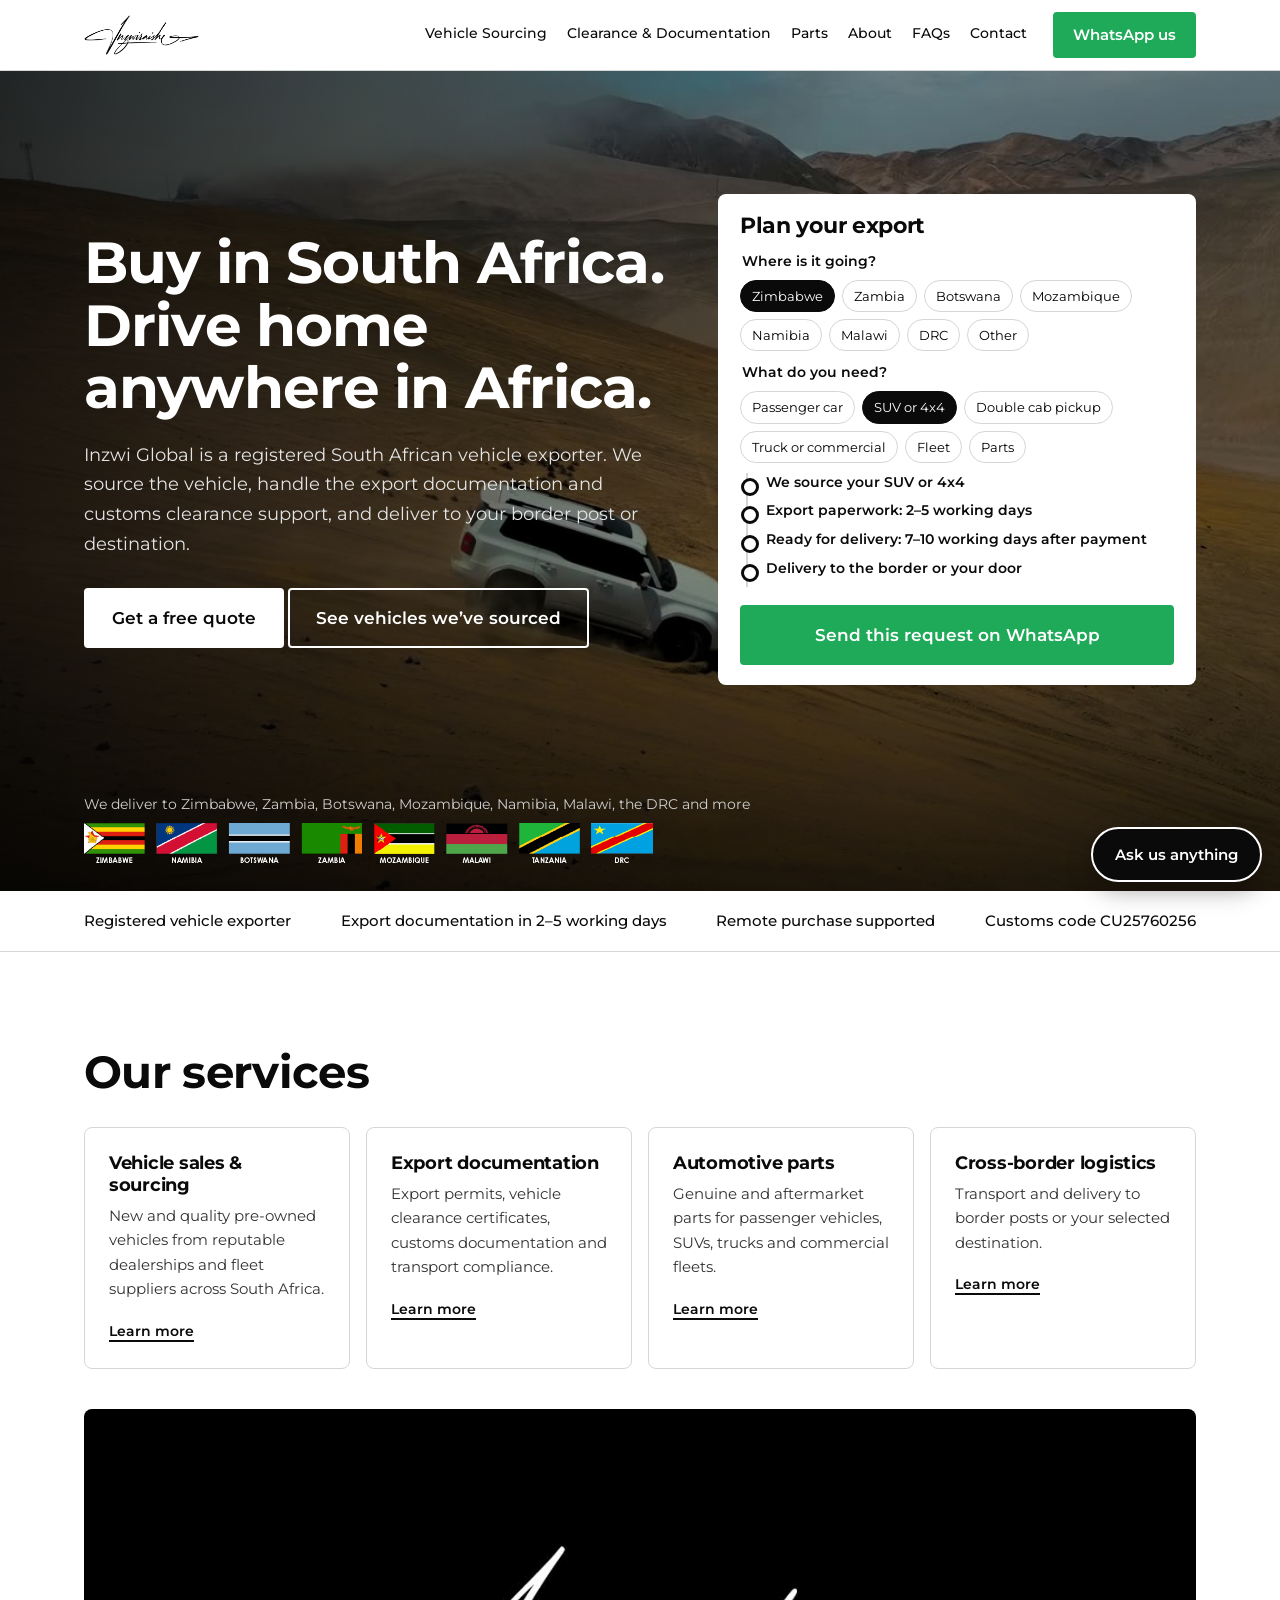
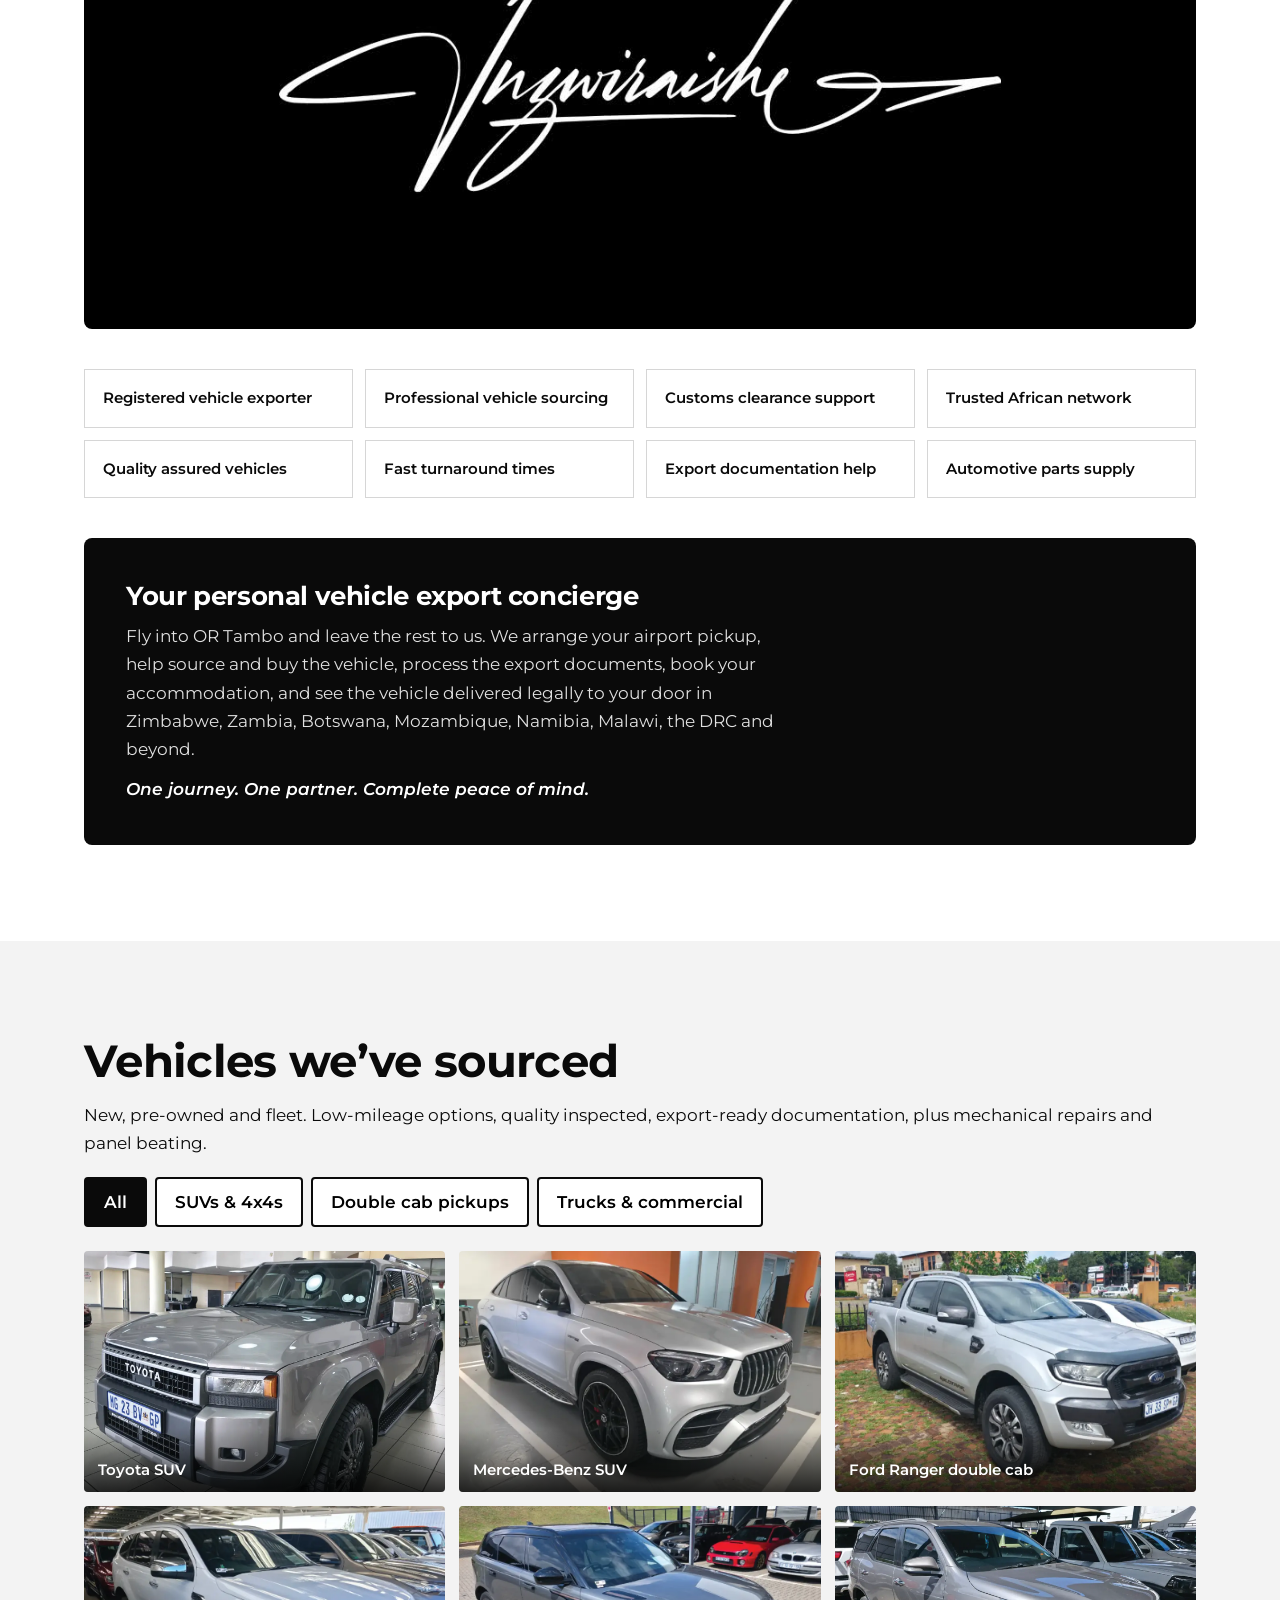
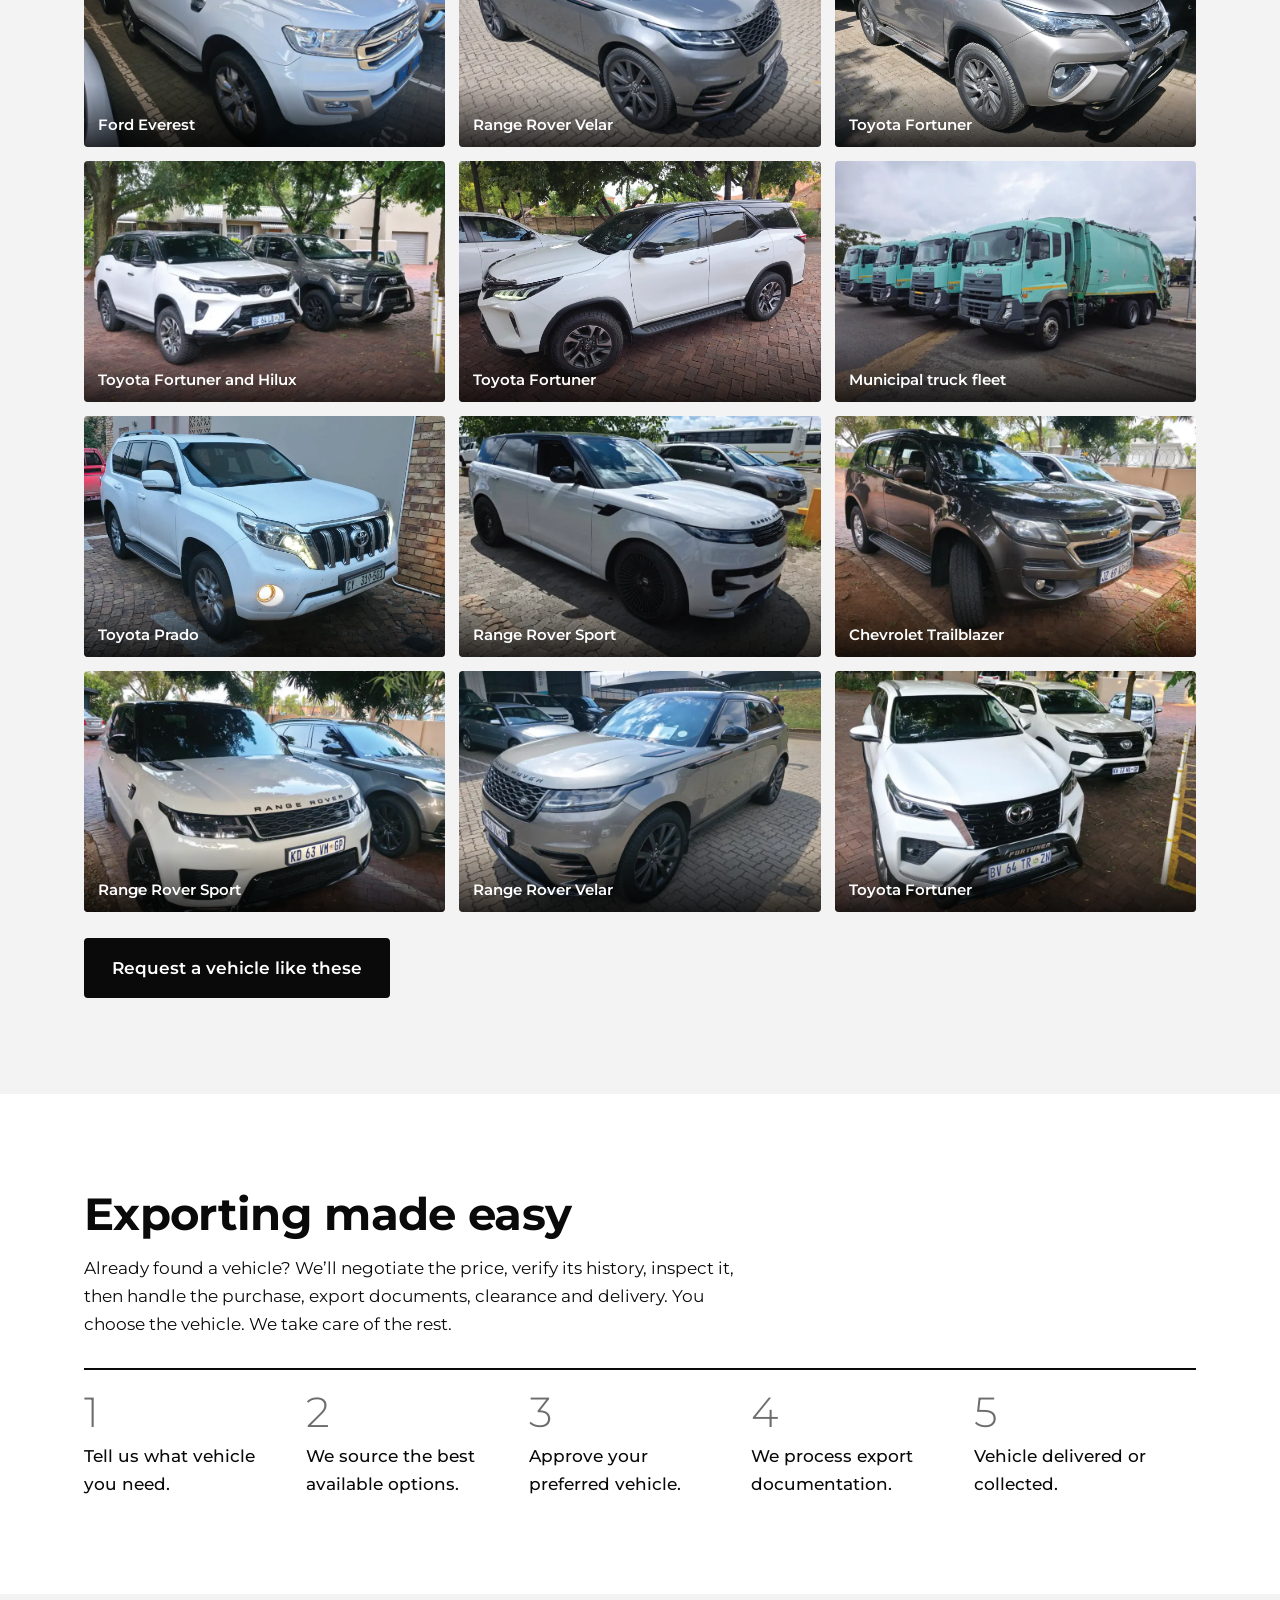
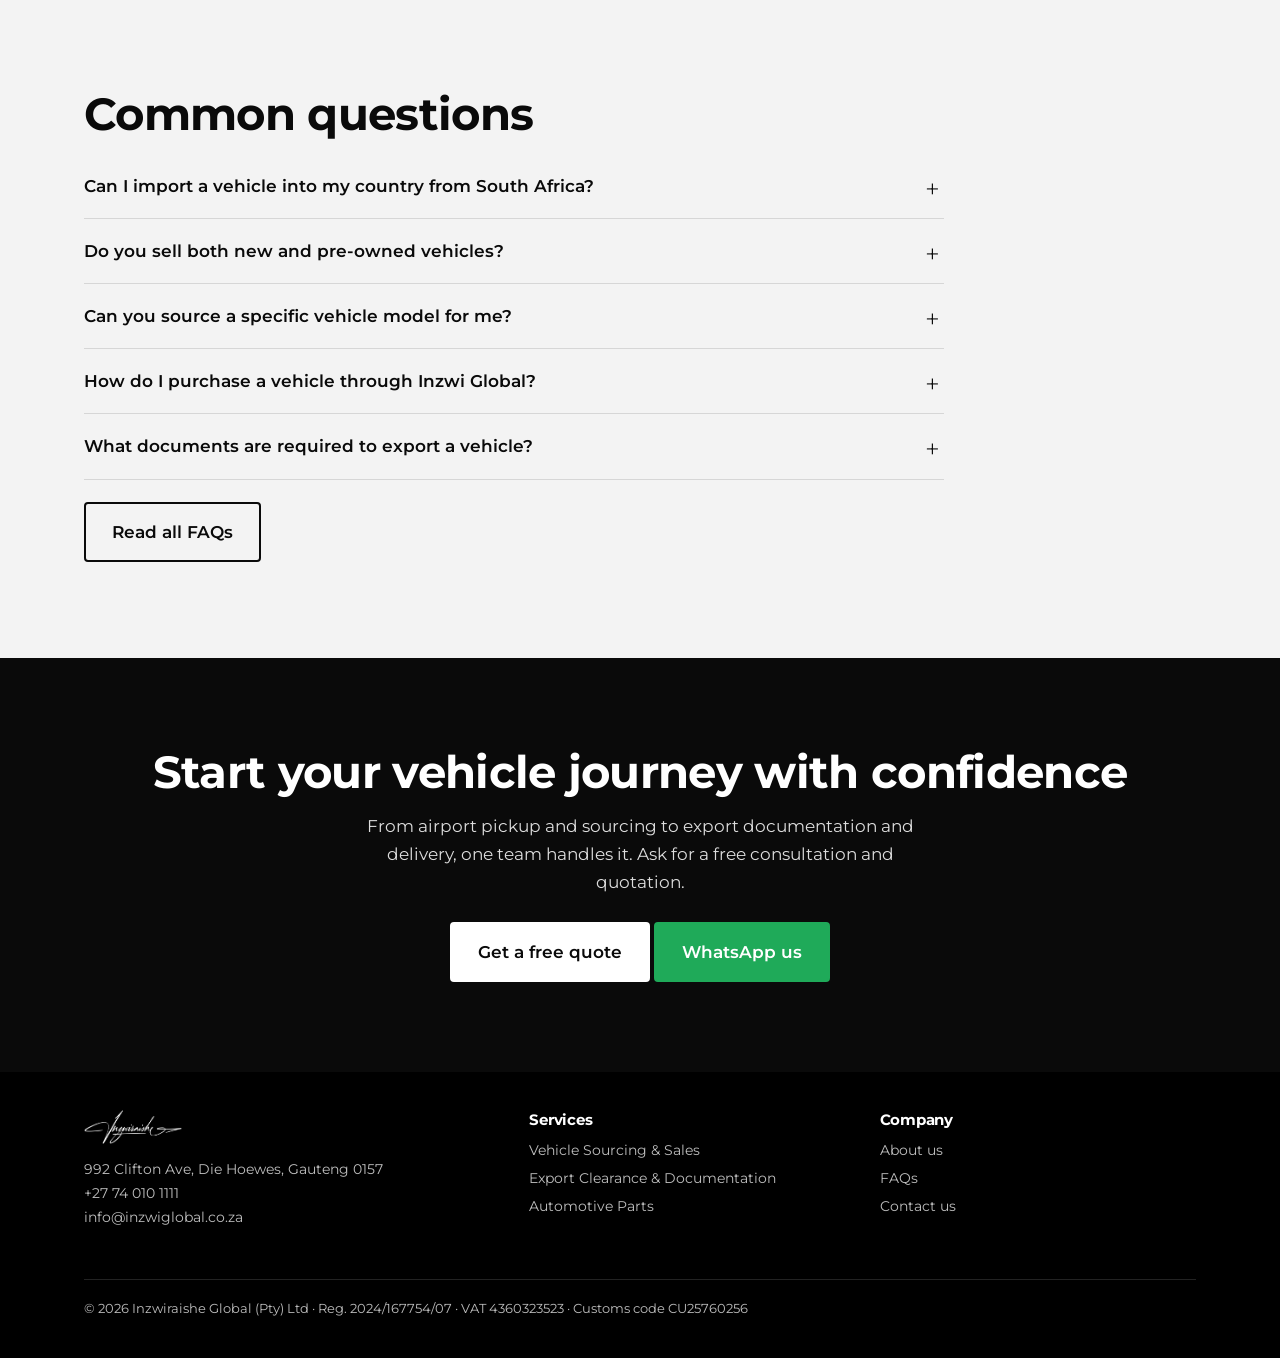
<file: index.html>
<!DOCTYPE html>
<html lang="en" data-root="./">
<head>
<meta charset="utf-8">
<meta name="viewport" content="width=device-width, initial-scale=1">
<title>Vehicle Export from South Africa | Inzwi Global</title>
<meta name="description" content="Registered South African vehicle exporter. We source vehicles, handle export documentation and customs clearance, and deliver across Africa. Free quotes.">
<link rel="canonical" href="https://www.inzwiglobal.co.za/">
<meta name="robots" content="index, follow, max-image-preview:large">
<meta name="theme-color" content="#0a0a0a">
<meta property="og:type" content="website"><meta property="og:site_name" content="Inzwi Global"><meta property="og:locale" content="en_ZA">
<meta property="og:title" content="Vehicle Export from South Africa | Inzwi Global"><meta property="og:description" content="Registered South African vehicle exporter. We source vehicles, handle export documentation and customs clearance, and deliver across Africa. Free quotes."><meta property="og:url" content="https://www.inzwiglobal.co.za/">
<meta property="og:image" content="https://www.inzwiglobal.co.za/img/og.jpg"><meta property="og:image:width" content="1200"><meta property="og:image:height" content="630">
<meta name="twitter:card" content="summary_large_image"><meta name="twitter:title" content="Vehicle Export from South Africa | Inzwi Global"><meta name="twitter:description" content="Registered South African vehicle exporter. We source vehicles, handle export documentation and customs clearance, and deliver across Africa. Free quotes."><meta name="twitter:image" content="https://www.inzwiglobal.co.za/img/og.jpg">
<link rel="icon" href="img/logo-dark.png">
<link rel="preconnect" href="https://fonts.googleapis.com"><link rel="preconnect" href="https://fonts.gstatic.com" crossorigin>
<link href="https://fonts.googleapis.com/css2?family=Montserrat:wght@300;400;500;600;700;800&display=swap" rel="stylesheet">
<link rel="stylesheet" href="style.css">
<script type="application/ld+json">{"@context": "https://schema.org", "@type": "AutoDealer", "@id": "https://www.inzwiglobal.co.za/#org", "name": "Inzwiraishe Global (Pty) Ltd", "alternateName": "Inzwi Global", "url": "https://www.inzwiglobal.co.za/", "logo": "https://www.inzwiglobal.co.za/img/logo-dark.png", "image": "https://www.inzwiglobal.co.za/img/og.jpg", "description": "Registered South African vehicle exporter offering vehicle sourcing, export documentation, customs clearance support and automotive parts for clients across Africa.", "telephone": "+27740101111", "email": "info@inzwi.co.za", "address": {"@type": "PostalAddress", "streetAddress": "992 Clifton Ave, Die Hoewes", "addressRegion": "Gauteng", "postalCode": "0157", "addressCountry": "ZA"}, "founder": {"@type": "Person", "name": "Lisah Tais Mwenda", "jobTitle": "Founder & Managing Director"}, "areaServed": ["Zimbabwe", "Zambia", "Botswana", "Mozambique", "Namibia", "Malawi", "Democratic Republic of the Congo"], "taxID": "4360323523"}</script><script type="application/ld+json">{"@context": "https://schema.org", "@type": "WebSite", "name": "Inzwi Global", "url": "https://www.inzwiglobal.co.za/"}</script>
</head>
<body>
<header class="top"><div class="w"><a href="./"><img src="img/logo-dark.png" alt="Inzwiraishe Global home" width="900" height="313"></a>
<nav id="nav" aria-label="Main"><a href="vehicle-exports/">Vehicle Sourcing</a><a href="vehicle-clearance-documentation/">Clearance & Documentation</a><a href="automotive-parts/">Parts</a><a href="about-us/">About</a><a href="faqs/">FAQs</a><a href="contact-us/">Contact</a></nav><button id="mt" aria-expanded="false" aria-controls="nav">Menu</button>
<a class="btn wa" href="https://wa.me/27740101111" target="_blank" rel="noopener">WhatsApp us</a></div></header>
<main id="top">
<div class="hero"><video autoplay muted loop playsinline preload="auto" poster="img/hero-poster.jpg" aria-hidden="true"><source src="vid/hero.mp4" type="video/mp4"></video>
<div class="w"><div><h1>Buy in South Africa. Drive home anywhere in Africa.</h1>
<p class="lead">Inzwi Global is a registered South African vehicle exporter. We source the vehicle, handle the export documentation and customs clearance support, and deliver to your border post or destination.</p>
<a class="btn" href="contact-us/">Get a free quote</a> <a class="btn o" href="#fleet">See vehicles we’ve sourced</a></div>
<div class="plan" id="plan"><h2>Plan your export</h2><p class="sub">Pick your details and see the path your vehicle takes.</p>
<fieldset><legend>Where is it going?</legend><div class="chips" data-k="dest"></div></fieldset>
<fieldset><legend>What do you need?</legend><div class="chips" data-k="veh"></div></fieldset>
<ol class="route" id="route"></ol>
<a class="btn wa" id="planGo" target="_blank" rel="noopener" href="#">Send this request on WhatsApp</a></div></div>
<div class="w flags" style="flex:none;display:block;padding-top:0"><p>We deliver to Zimbabwe, Zambia, Botswana, Mozambique, Namibia, Malawi, the DRC and more</p><img src="img/flags.png" alt="Flags of Zimbabwe, Namibia, Botswana, Zambia, Mozambique, Malawi, Tanzania and the DRC" width="1043" height="77" ></div></div>
<div class="band"><div class="w"><span>Registered vehicle exporter</span><span>Export documentation in 2–5 working days</span><span>Remote purchase supported</span><span>Customs code CU25760256</span></div></div>

<section id="services"><div class="w"><h2>Our services</h2>
<div class="cards">
<a href="vehicle-exports/"><h3>Vehicle sales & sourcing</h3><p>New and quality pre-owned vehicles from reputable dealerships and fleet suppliers across South Africa.</p><span>Learn more</span></a>
<a href="vehicle-clearance-documentation/"><h3>Export documentation</h3><p>Export permits, vehicle clearance certificates, customs documentation and transport compliance.</p><span>Learn more</span></a>
<a href="automotive-parts/"><h3>Automotive parts</h3><p>Genuine and aftermarket parts for passenger vehicles, SUVs, trucks and commercial fleets.</p><span>Learn more</span></a>
<a href="vehicle-clearance-documentation/#delivery"><h3>Cross-border logistics</h3><p>Transport and delivery to border posts or your selected destination.</p><span>Learn more</span></a></div>
<div class="loop"><video autoplay muted loop playsinline preload="auto" poster="img/loop-poster.jpg" aria-label="Inzwiraishe signature animation"><source src="vid/loop.mp4" type="video/mp4"></video></div>
<div class="ben"><div>Registered vehicle exporter</div><div>Professional vehicle sourcing</div><div>Customs clearance support</div><div>Trusted African network</div><div>Quality assured vehicles</div><div>Fast turnaround times</div><div>Export documentation help</div><div>Automotive parts supply</div></div>
<div class="concierge dark"><h3>Your personal vehicle export concierge</h3><p>Fly into OR Tambo and leave the rest to us. We arrange your airport pickup, help source and buy the vehicle, process the export documents, book your accommodation, and see the vehicle delivered legally to your door in Zimbabwe, Zambia, Botswana, Mozambique, Namibia, Malawi, the DRC and beyond.</p><p><em>One journey. One partner. Complete peace of mind.</em></p></div></div></section>

<section id="fleet" class="gr"><div class="w"><h2>Vehicles we’ve sourced</h2><p>New, pre-owned and fleet. Low-mileage options, quality inspected, export-ready documentation, plus mechanical repairs and panel beating.</p>
<div class="filters" role="group" aria-label="Filter vehicles"><button aria-pressed="true" data-f="all">All</button><button aria-pressed="false" data-f="suv">SUVs & 4x4s</button><button aria-pressed="false" data-f="pick">Double cab pickups</button><button aria-pressed="false" data-f="com">Trucks & commercial</button></div>
<div class="gal" id="gal"><figure data-c="suv"><img src="img/v01.webp" alt="Toyota SUV sourced for export from South Africa" width="1400" height="933" loading=lazy ><figcaption>Toyota SUV</figcaption></figure><figure data-c="suv"><img src="img/v02.webp" alt="Mercedes-Benz SUV sourced for export from South Africa" width="900" height="600" loading=lazy ><figcaption>Mercedes-Benz SUV</figcaption></figure><figure data-c="pick"><img src="img/v03.webp" alt="Ford Ranger double cab sourced for export from South Africa" width="900" height="600" loading=lazy ><figcaption>Ford Ranger double cab</figcaption></figure><figure data-c="suv"><img src="img/v04.webp" alt="Ford Everest sourced for export from South Africa" width="900" height="600" loading=lazy ><figcaption>Ford Everest</figcaption></figure><figure data-c="suv"><img src="img/v05.webp" alt="Range Rover Velar sourced for export from South Africa" width="900" height="600" loading=lazy ><figcaption>Range Rover Velar</figcaption></figure><figure data-c="suv"><img src="img/v06.webp" alt="Toyota Fortuner sourced for export from South Africa" width="1400" height="933" loading=lazy ><figcaption>Toyota Fortuner</figcaption></figure><figure data-c="pick"><img src="img/v07.webp" alt="Toyota Fortuner and Hilux sourced for export from South Africa" width="900" height="600" loading=lazy ><figcaption>Toyota Fortuner and Hilux</figcaption></figure><figure data-c="suv"><img src="img/v08.webp" alt="Toyota Fortuner sourced for export from South Africa" width="1400" height="933" loading=lazy ><figcaption>Toyota Fortuner</figcaption></figure><figure data-c="com"><img src="img/v09.webp" alt="Municipal truck fleet sourced for export from South Africa" width="900" height="600" loading=lazy ><figcaption>Municipal truck fleet</figcaption></figure><figure data-c="suv"><img src="img/v10.webp" alt="Toyota Prado sourced for export from South Africa" width="1400" height="933" loading=lazy ><figcaption>Toyota Prado</figcaption></figure><figure data-c="suv"><img src="img/v11.webp" alt="Range Rover Sport sourced for export from South Africa" width="900" height="600" loading=lazy ><figcaption>Range Rover Sport</figcaption></figure><figure data-c="suv"><img src="img/v12.webp" alt="Chevrolet Trailblazer sourced for export from South Africa" width="900" height="600" loading=lazy ><figcaption>Chevrolet Trailblazer</figcaption></figure><figure data-c="suv"><img src="img/v13.webp" alt="Range Rover Sport sourced for export from South Africa" width="900" height="600" loading=lazy ><figcaption>Range Rover Sport</figcaption></figure><figure data-c="suv"><img src="img/v14.webp" alt="Range Rover Velar sourced for export from South Africa" width="900" height="600" loading=lazy ><figcaption>Range Rover Velar</figcaption></figure><figure data-c="suv"><img src="img/v15.webp" alt="Toyota Fortuner sourced for export from South Africa" width="900" height="600" loading=lazy ><figcaption>Toyota Fortuner</figcaption></figure></div>
<p style="margin-top:26px"><a class="btn" href="contact-us/">Request a vehicle like these</a></p></div></section>

<section id="process"><div class="w"><h2>Exporting made easy</h2><p style="max-width:62ch">Already found a vehicle? We’ll negotiate the price, verify its history, inspect it, then handle the purchase, export documents, clearance and delivery. You choose the vehicle. We take care of the rest.</p>
<div class="steps"><div>Tell us what vehicle you need.</div><div>We source the best available options.</div><div>Approve your preferred vehicle.</div><div>We process export documentation.</div><div>Vehicle delivered or collected.</div></div></div></section>

<section class="gr"><div class="w"><h2>Common questions</h2><div style="max-width:860px"><details><summary>Can I import a vehicle into my country from South Africa?</summary><p>Yes. We assist customers across Africa and beyond with sourcing, export documentation and clearance, including Zimbabwe, Zambia, Botswana, Mozambique, Namibia, Malawi, the DRC and many others.</p></details><details><summary>Do you sell both new and pre-owned vehicles?</summary><p>Yes. We source brand-new and quality pre-owned vehicles from reputable dealerships, manufacturers, fleet operators and trusted suppliers across South Africa.</p></details><details><summary>Can you source a specific vehicle model for me?</summary><p>Absolutely. Give us the make, model, year, specification or budget and our sourcing team will search our network for the best options.</p></details><details><summary>How do I purchase a vehicle through Inzwi Global?</summary><p>Contact us with your requirements. We source options, send quotations and vehicle details, assist with export documentation and guide you from start to finish.</p></details><details><summary>What documents are required to export a vehicle?</summary><p>Requirements vary by destination country. Our team will guide you through the specific requirements for yours.</p></details></div><p style="margin-top:22px"><a class="btn o" href="faqs/">Read all FAQs</a></p></div></section>
<section class="cta dark"><div class="w"><h2>Start your vehicle journey with confidence</h2><p>From airport pickup and sourcing to export documentation and delivery, one team handles it. Ask for a free consultation and quotation.</p><a class="btn" href="contact-us/">Get a free quote</a> <a class="btn wa" href="https://wa.me/27740101111" target="_blank" rel="noopener">WhatsApp us</a></div></section>
</main>
<footer><div class="w"><div class="fg"><div><img class="l" src="img/logo-light.png" alt="Inzwiraishe Global" width="900" height="313"><p style="margin-top:14px">992 Clifton Ave, Die Hoewes, Gauteng 0157<br><a href="tel:+27740101111" style="display:inline">+27 74 010 1111</a><br><a href="mailto:info@inzwiglobal.co.za" style="display:inline">info@inzwiglobal.co.za</a></p></div>
<div><h3>Services</h3><a href="vehicle-exports/">Vehicle Sourcing & Sales</a><a href="vehicle-clearance-documentation/">Export Clearance & Documentation</a><a href="automotive-parts/">Automotive Parts</a></div>
<div><h3>Company</h3><a href="about-us/">About us</a><a href="faqs/">FAQs</a><a href="contact-us/">Contact us</a></div></div>
<p class="sm">© 2026 Inzwiraishe Global (Pty) Ltd · Reg. 2024/167754/07 · VAT 4360323523 · Customs code CU25760256</p></div></footer>
<div id="lb" role="dialog" aria-label="Vehicle photo"><img alt=""></div>
<div id="cb"><div id="cbp" role="dialog" aria-label="Chat assistant"><header>Inzwi assistant</header><div id="cbm" aria-live="polite"></div><div id="cbq"></div>
<form id="cbf"><input id="cbi" placeholder="Ask about exports, documents, parts…" aria-label="Your question" autocomplete="off"><button>Send</button></form></div>
<button id="cbt" aria-expanded="false">Ask us anything</button></div>
<script src="app.js" defer></script>
</body>
</html>
</file>
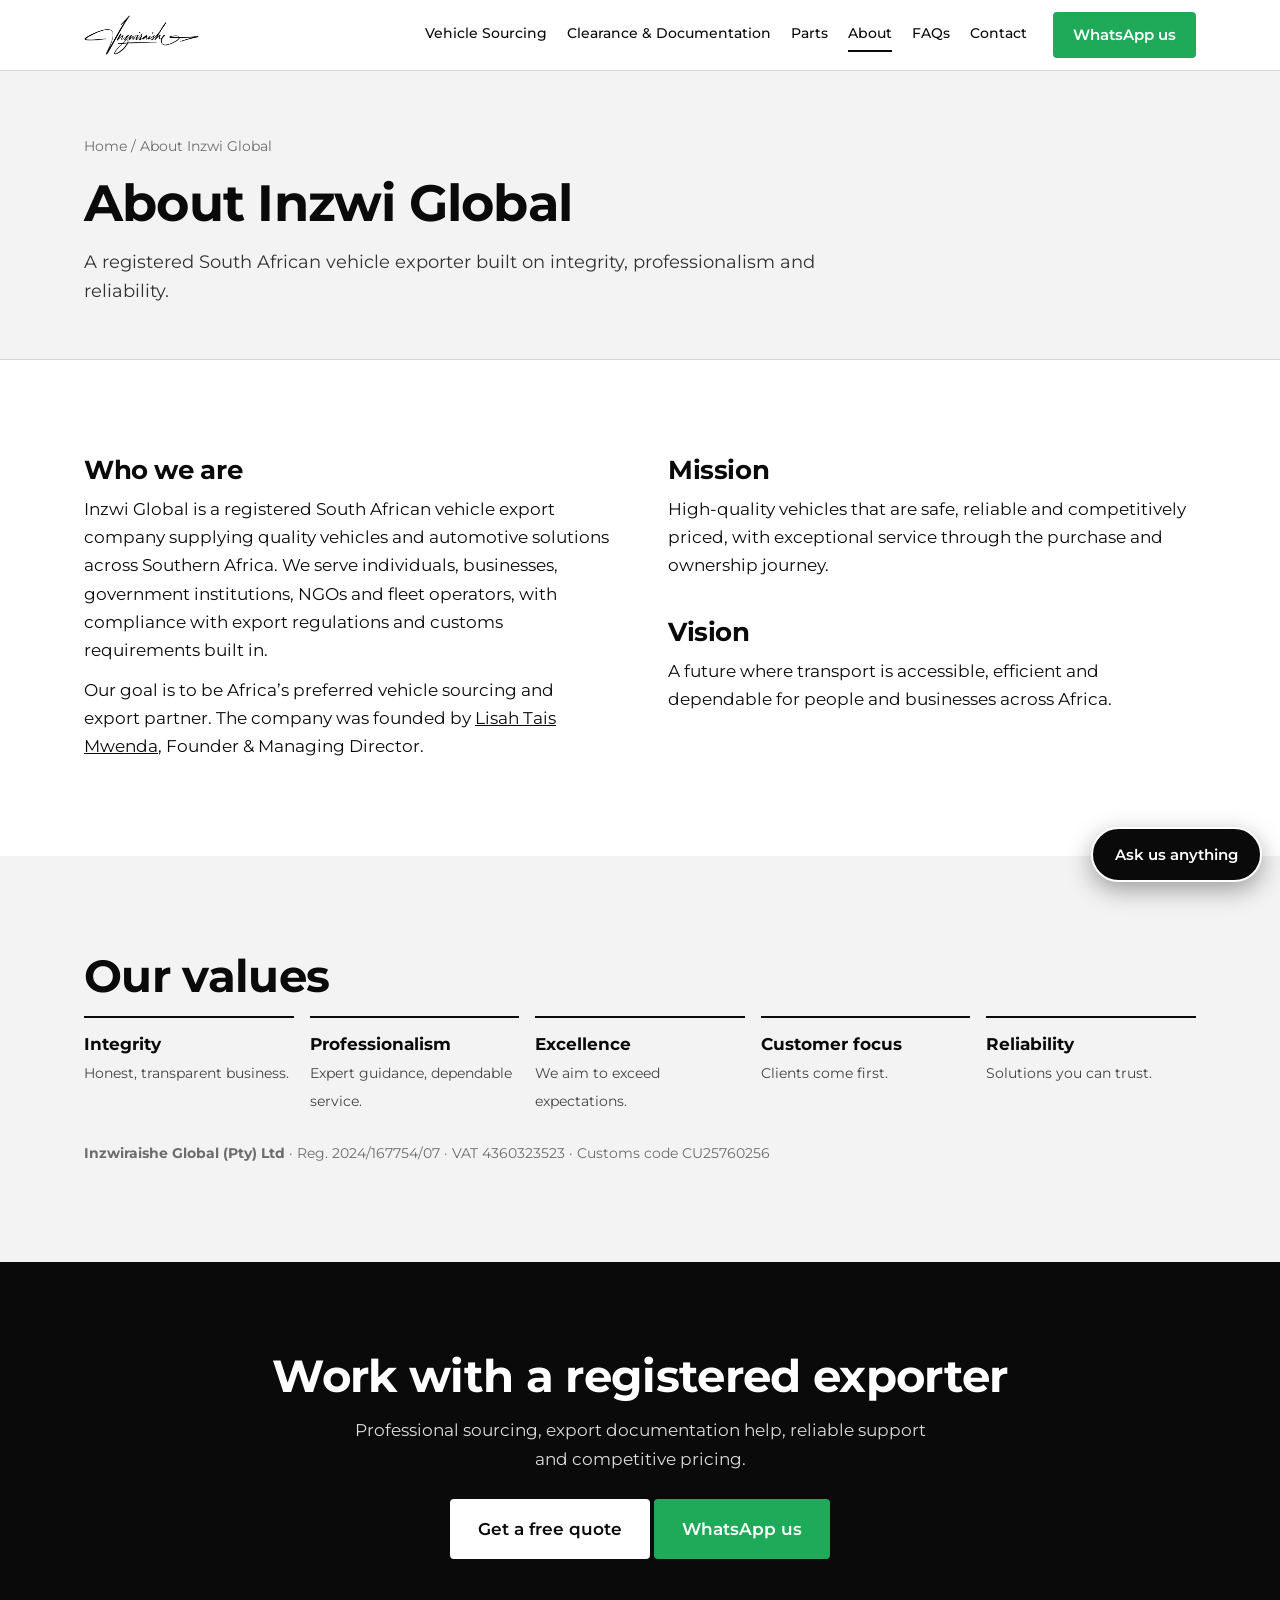
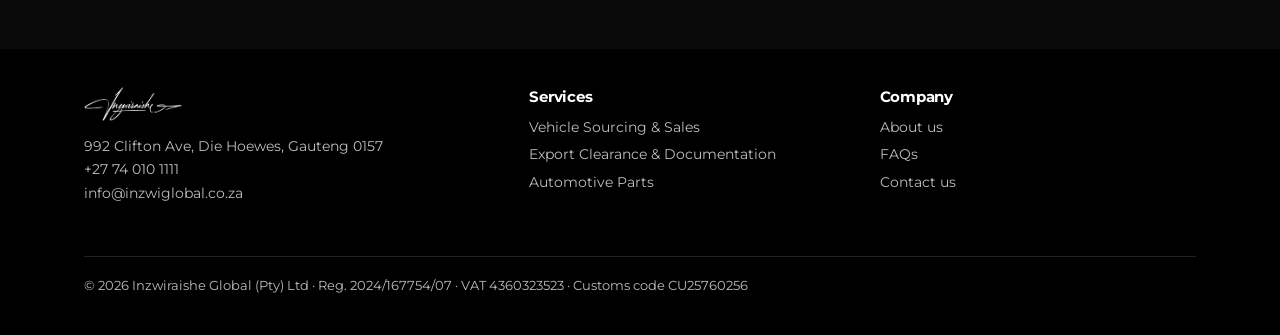
<file: about-us/index.html>
<!DOCTYPE html>
<html lang="en" data-root="../">
<head>
<meta charset="utf-8">
<meta name="viewport" content="width=device-width, initial-scale=1">
<title>About Us | Inzwi Global</title>
<meta name="description" content="About Inzwi Global, a registered South African vehicle export company serving individuals, businesses, NGOs and fleets across Africa. Our mission, vision and values.">
<link rel="canonical" href="https://www.inzwiglobal.co.za/about-us/">
<meta name="robots" content="index, follow, max-image-preview:large">
<meta name="theme-color" content="#0a0a0a">
<meta property="og:type" content="website"><meta property="og:site_name" content="Inzwi Global"><meta property="og:locale" content="en_ZA">
<meta property="og:title" content="About Us | Inzwi Global"><meta property="og:description" content="About Inzwi Global, a registered South African vehicle export company serving individuals, businesses, NGOs and fleets across Africa. Our mission, vision and values."><meta property="og:url" content="https://www.inzwiglobal.co.za/about-us/">
<meta property="og:image" content="https://www.inzwiglobal.co.za/img/og.jpg"><meta property="og:image:width" content="1200"><meta property="og:image:height" content="630">
<meta name="twitter:card" content="summary_large_image"><meta name="twitter:title" content="About Us | Inzwi Global"><meta name="twitter:description" content="About Inzwi Global, a registered South African vehicle export company serving individuals, businesses, NGOs and fleets across Africa. Our mission, vision and values."><meta name="twitter:image" content="https://www.inzwiglobal.co.za/img/og.jpg">
<link rel="icon" href="../img/logo-dark.png">
<link rel="preconnect" href="https://fonts.googleapis.com"><link rel="preconnect" href="https://fonts.gstatic.com" crossorigin>
<link href="https://fonts.googleapis.com/css2?family=Montserrat:wght@300;400;500;600;700;800&display=swap" rel="stylesheet">
<link rel="stylesheet" href="../style.css">
<script type="application/ld+json">{"@context": "https://schema.org", "@type": "BreadcrumbList", "itemListElement": [{"@type": "ListItem", "position": 1, "name": "Home", "item": "https://www.inzwiglobal.co.za/"}, {"@type": "ListItem", "position": 2, "name": "About Us", "item": "https://www.inzwiglobal.co.za/about-us/"}]}</script>
</head>
<body>
<header class="top"><div class="w"><a href="../"><img src="../img/logo-dark.png" alt="Inzwiraishe Global home" width="900" height="313"></a>
<nav id="nav" aria-label="Main"><a href="../vehicle-exports/">Vehicle Sourcing</a><a href="../vehicle-clearance-documentation/">Clearance & Documentation</a><a href="../automotive-parts/">Parts</a><a href="../about-us/" aria-current=page>About</a><a href="../faqs/">FAQs</a><a href="../contact-us/">Contact</a></nav><button id="mt" aria-expanded="false" aria-controls="nav">Menu</button>
<a class="btn wa" href="https://wa.me/27740101111" target="_blank" rel="noopener">WhatsApp us</a></div></header>
<main id="top">
<div class="ph"><div class="w"><p class="crumb"><a href="../">Home</a> / About Inzwi Global</p><h1>About Inzwi Global</h1><p class="lead">A registered South African vehicle exporter built on integrity, professionalism and reliability.</p></div></div><section><div class="w two" style="align-items:start"><div class="prose"><h2>Who we are</h2>
<p>Inzwi Global is a registered South African vehicle export company supplying quality vehicles and automotive solutions across Southern Africa. We serve individuals, businesses, government institutions, NGOs and fleet operators, with compliance with export regulations and customs requirements built in.</p>
<p>Our goal is to be Africa’s preferred vehicle sourcing and export partner. The company was founded by <a href="../contact-us/">Lisah Tais Mwenda</a>, Founder &amp; Managing Director.</p></div>
<div class="prose"><h2>Mission</h2><p>High-quality vehicles that are safe, reliable and competitively priced, with exceptional service through the purchase and ownership journey.</p>
<h2>Vision</h2><p>A future where transport is accessible, efficient and dependable for people and businesses across Africa.</p></div></div></section>
<section class="gr"><div class="w"><h2>Our values</h2><div class="vals" style="margin-top:0"><div><b>Integrity</b><span>Honest, transparent business.</span></div><div><b>Professionalism</b><span>Expert guidance, dependable service.</span></div><div><b>Excellence</b><span>We aim to exceed expectations.</span></div><div><b>Customer focus</b><span>Clients come first.</span></div><div><b>Reliability</b><span>Solutions you can trust.</span></div></div>
<p class="reg"><b>Inzwiraishe Global (Pty) Ltd</b> · Reg. 2024/167754/07 · VAT 4360323523 · Customs code CU25760256</p></div></section>
<section class="cta dark"><div class="w"><h2>Work with a registered exporter</h2><p>Professional sourcing, export documentation help, reliable support and competitive pricing.</p><a class="btn" href="../contact-us/">Get a free quote</a> <a class="btn wa" href="https://wa.me/27740101111" target="_blank" rel="noopener">WhatsApp us</a></div></section>
</main>
<footer><div class="w"><div class="fg"><div><img class="l" src="../img/logo-light.png" alt="Inzwiraishe Global" width="900" height="313"><p style="margin-top:14px">992 Clifton Ave, Die Hoewes, Gauteng 0157<br><a href="tel:+27740101111" style="display:inline">+27 74 010 1111</a><br><a href="mailto:info@inzwiglobal.co.za" style="display:inline">info@inzwiglobal.co.za</a></p></div>
<div><h3>Services</h3><a href="../vehicle-exports/">Vehicle Sourcing & Sales</a><a href="../vehicle-clearance-documentation/">Export Clearance & Documentation</a><a href="../automotive-parts/">Automotive Parts</a></div>
<div><h3>Company</h3><a href="../about-us/">About us</a><a href="../faqs/">FAQs</a><a href="../contact-us/">Contact us</a></div></div>
<p class="sm">© 2026 Inzwiraishe Global (Pty) Ltd · Reg. 2024/167754/07 · VAT 4360323523 · Customs code CU25760256</p></div></footer>
<div id="lb" role="dialog" aria-label="Vehicle photo"><img alt=""></div>
<div id="cb"><div id="cbp" role="dialog" aria-label="Chat assistant"><header>Inzwi assistant</header><div id="cbm" aria-live="polite"></div><div id="cbq"></div>
<form id="cbf"><input id="cbi" placeholder="Ask about exports, documents, parts…" aria-label="Your question" autocomplete="off"><button>Send</button></form></div>
<button id="cbt" aria-expanded="false">Ask us anything</button></div>
<script src="../app.js" defer></script>
</body>
</html>
</file>
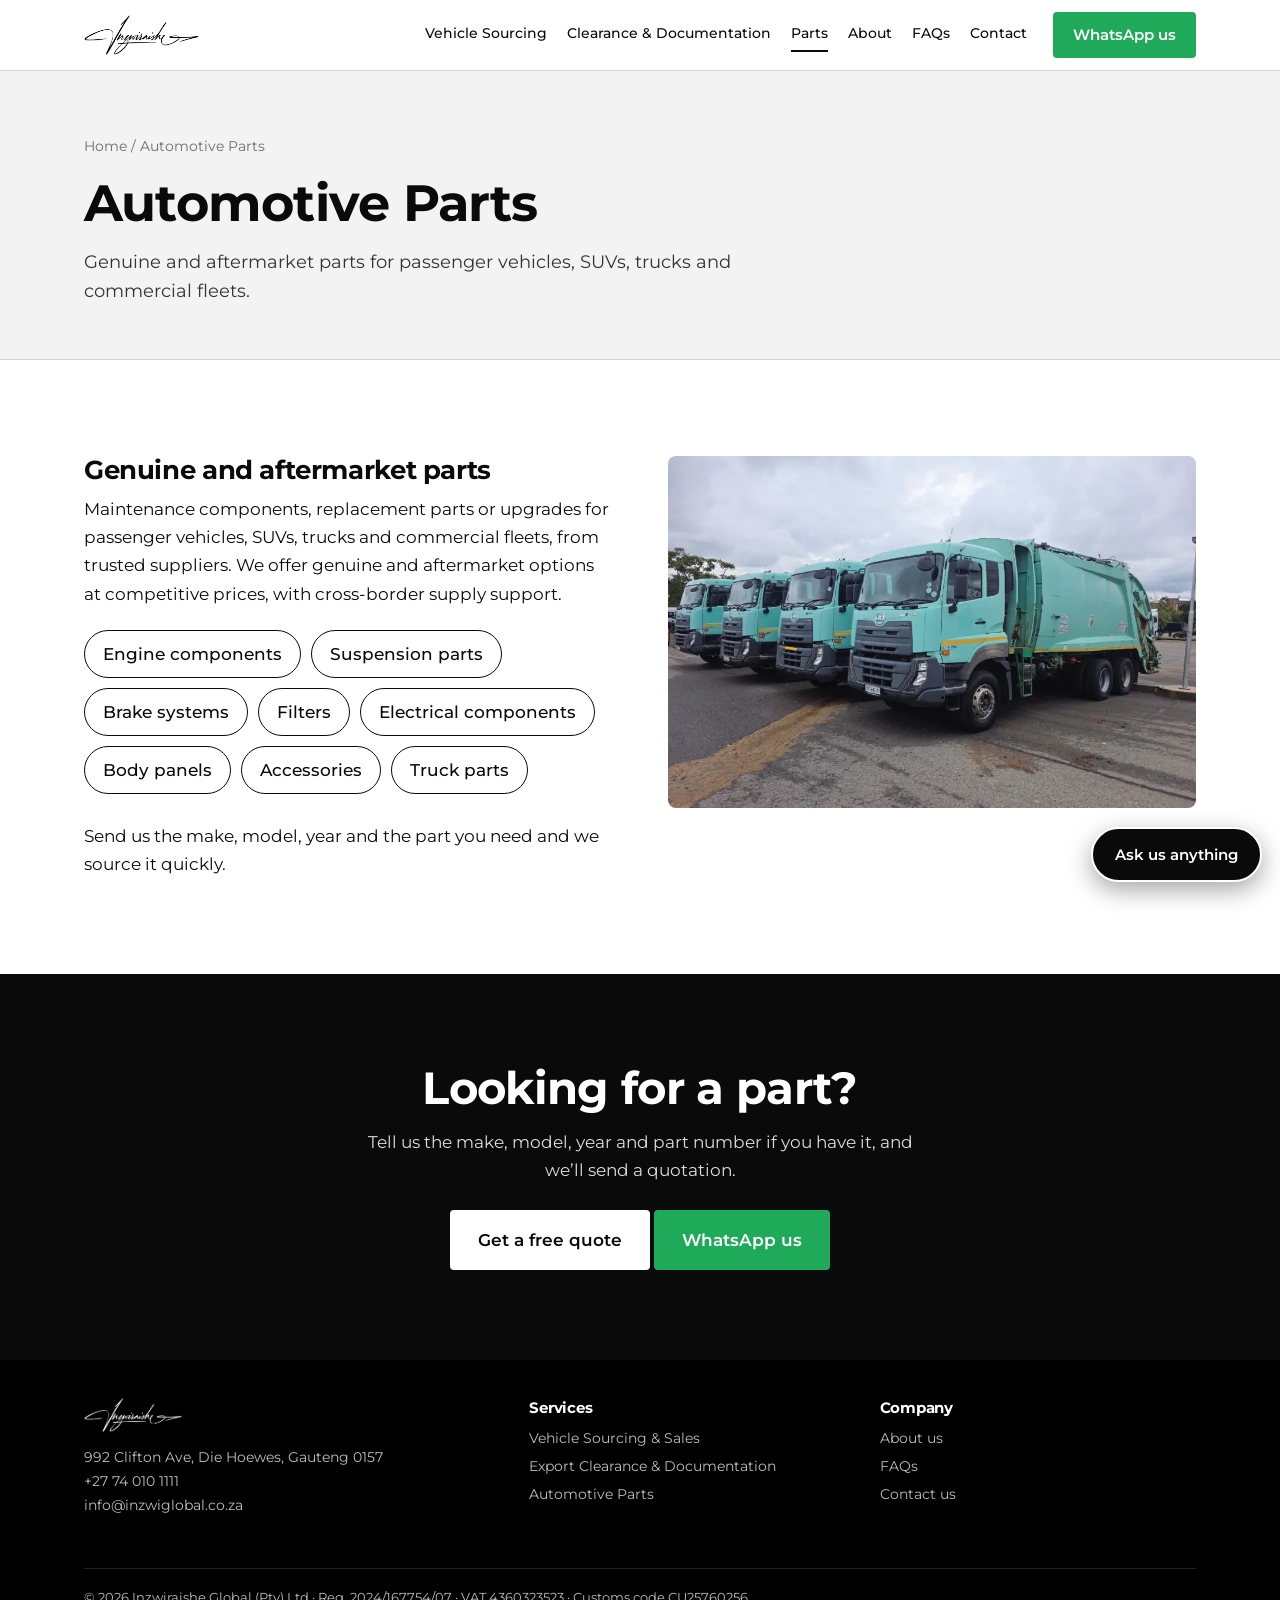
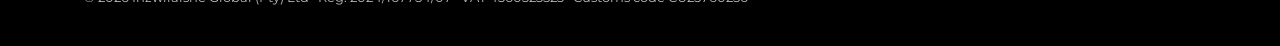
<file: automotive-parts/index.html>
<!DOCTYPE html>
<html lang="en" data-root="../">
<head>
<meta charset="utf-8">
<meta name="viewport" content="width=device-width, initial-scale=1">
<title>Automotive Parts Supply South Africa | Inzwi Global</title>
<meta name="description" content="Automotive parts supply in South Africa: engine, suspension, brakes, filters, electrical, body panels and truck parts, genuine or aftermarket, with cross-border supply.">
<link rel="canonical" href="https://www.inzwiglobal.co.za/automotive-parts/">
<meta name="robots" content="index, follow, max-image-preview:large">
<meta name="theme-color" content="#0a0a0a">
<meta property="og:type" content="website"><meta property="og:site_name" content="Inzwi Global"><meta property="og:locale" content="en_ZA">
<meta property="og:title" content="Automotive Parts Supply South Africa | Inzwi Global"><meta property="og:description" content="Automotive parts supply in South Africa: engine, suspension, brakes, filters, electrical, body panels and truck parts, genuine or aftermarket, with cross-border supply."><meta property="og:url" content="https://www.inzwiglobal.co.za/automotive-parts/">
<meta property="og:image" content="https://www.inzwiglobal.co.za/img/og.jpg"><meta property="og:image:width" content="1200"><meta property="og:image:height" content="630">
<meta name="twitter:card" content="summary_large_image"><meta name="twitter:title" content="Automotive Parts Supply South Africa | Inzwi Global"><meta name="twitter:description" content="Automotive parts supply in South Africa: engine, suspension, brakes, filters, electrical, body panels and truck parts, genuine or aftermarket, with cross-border supply."><meta name="twitter:image" content="https://www.inzwiglobal.co.za/img/og.jpg">
<link rel="icon" href="../img/logo-dark.png">
<link rel="preconnect" href="https://fonts.googleapis.com"><link rel="preconnect" href="https://fonts.gstatic.com" crossorigin>
<link href="https://fonts.googleapis.com/css2?family=Montserrat:wght@300;400;500;600;700;800&display=swap" rel="stylesheet">
<link rel="stylesheet" href="../style.css">
<script type="application/ld+json">{"@context": "https://schema.org", "@type": "Service", "name": "Automotive parts supply", "description": "Automotive parts supply in South Africa: engine, suspension, brakes, filters, electrical, body panels and truck parts, genuine or aftermarket, with cross-border supply.", "url": "https://www.inzwiglobal.co.za/automotive-parts/", "provider": {"@id": "https://www.inzwiglobal.co.za/#org"}, "areaServed": "Africa", "serviceType": "Automotive parts supply"}</script><script type="application/ld+json">{"@context": "https://schema.org", "@type": "BreadcrumbList", "itemListElement": [{"@type": "ListItem", "position": 1, "name": "Home", "item": "https://www.inzwiglobal.co.za/"}, {"@type": "ListItem", "position": 2, "name": "Automotive Parts Supply South Africa", "item": "https://www.inzwiglobal.co.za/automotive-parts/"}]}</script>
</head>
<body>
<header class="top"><div class="w"><a href="../"><img src="../img/logo-dark.png" alt="Inzwiraishe Global home" width="900" height="313"></a>
<nav id="nav" aria-label="Main"><a href="../vehicle-exports/">Vehicle Sourcing</a><a href="../vehicle-clearance-documentation/">Clearance & Documentation</a><a href="../automotive-parts/" aria-current=page>Parts</a><a href="../about-us/">About</a><a href="../faqs/">FAQs</a><a href="../contact-us/">Contact</a></nav><button id="mt" aria-expanded="false" aria-controls="nav">Menu</button>
<a class="btn wa" href="https://wa.me/27740101111" target="_blank" rel="noopener">WhatsApp us</a></div></header>
<main id="top">
<div class="ph"><div class="w"><p class="crumb"><a href="../">Home</a> / Automotive Parts</p><h1>Automotive Parts</h1><p class="lead">Genuine and aftermarket parts for passenger vehicles, SUVs, trucks and commercial fleets.</p></div></div><section><div class="w two" style="align-items:start"><div class="prose"><h2>Genuine and aftermarket parts</h2>
<p>Maintenance components, replacement parts or upgrades for passenger vehicles, SUVs, trucks and commercial fleets, from trusted suppliers. We offer genuine and aftermarket options at competitive prices, with cross-border supply support.</p>
<div class="parts"><span>Engine components</span><span>Suspension parts</span><span>Brake systems</span><span>Filters</span><span>Electrical components</span><span>Body panels</span><span>Accessories</span><span>Truck parts</span></div>
<p>Send us the make, model, year and the part you need and we source it quickly.</p></div>
<div><img src="../img/v09.webp" alt="Truck fleet serviced with parts supplied by Inzwi Global" width="900" height="600" ></div></div></section>
<section class="cta dark"><div class="w"><h2>Looking for a part?</h2><p>Tell us the make, model, year and part number if you have it, and we’ll send a quotation.</p><a class="btn" href="../contact-us/">Get a free quote</a> <a class="btn wa" href="https://wa.me/27740101111" target="_blank" rel="noopener">WhatsApp us</a></div></section>
</main>
<footer><div class="w"><div class="fg"><div><img class="l" src="../img/logo-light.png" alt="Inzwiraishe Global" width="900" height="313"><p style="margin-top:14px">992 Clifton Ave, Die Hoewes, Gauteng 0157<br><a href="tel:+27740101111" style="display:inline">+27 74 010 1111</a><br><a href="mailto:info@inzwiglobal.co.za" style="display:inline">info@inzwiglobal.co.za</a></p></div>
<div><h3>Services</h3><a href="../vehicle-exports/">Vehicle Sourcing & Sales</a><a href="../vehicle-clearance-documentation/">Export Clearance & Documentation</a><a href="../automotive-parts/">Automotive Parts</a></div>
<div><h3>Company</h3><a href="../about-us/">About us</a><a href="../faqs/">FAQs</a><a href="../contact-us/">Contact us</a></div></div>
<p class="sm">© 2026 Inzwiraishe Global (Pty) Ltd · Reg. 2024/167754/07 · VAT 4360323523 · Customs code CU25760256</p></div></footer>
<div id="lb" role="dialog" aria-label="Vehicle photo"><img alt=""></div>
<div id="cb"><div id="cbp" role="dialog" aria-label="Chat assistant"><header>Inzwi assistant</header><div id="cbm" aria-live="polite"></div><div id="cbq"></div>
<form id="cbf"><input id="cbi" placeholder="Ask about exports, documents, parts…" aria-label="Your question" autocomplete="off"><button>Send</button></form></div>
<button id="cbt" aria-expanded="false">Ask us anything</button></div>
<script src="../app.js" defer></script>
</body>
</html>
</file>
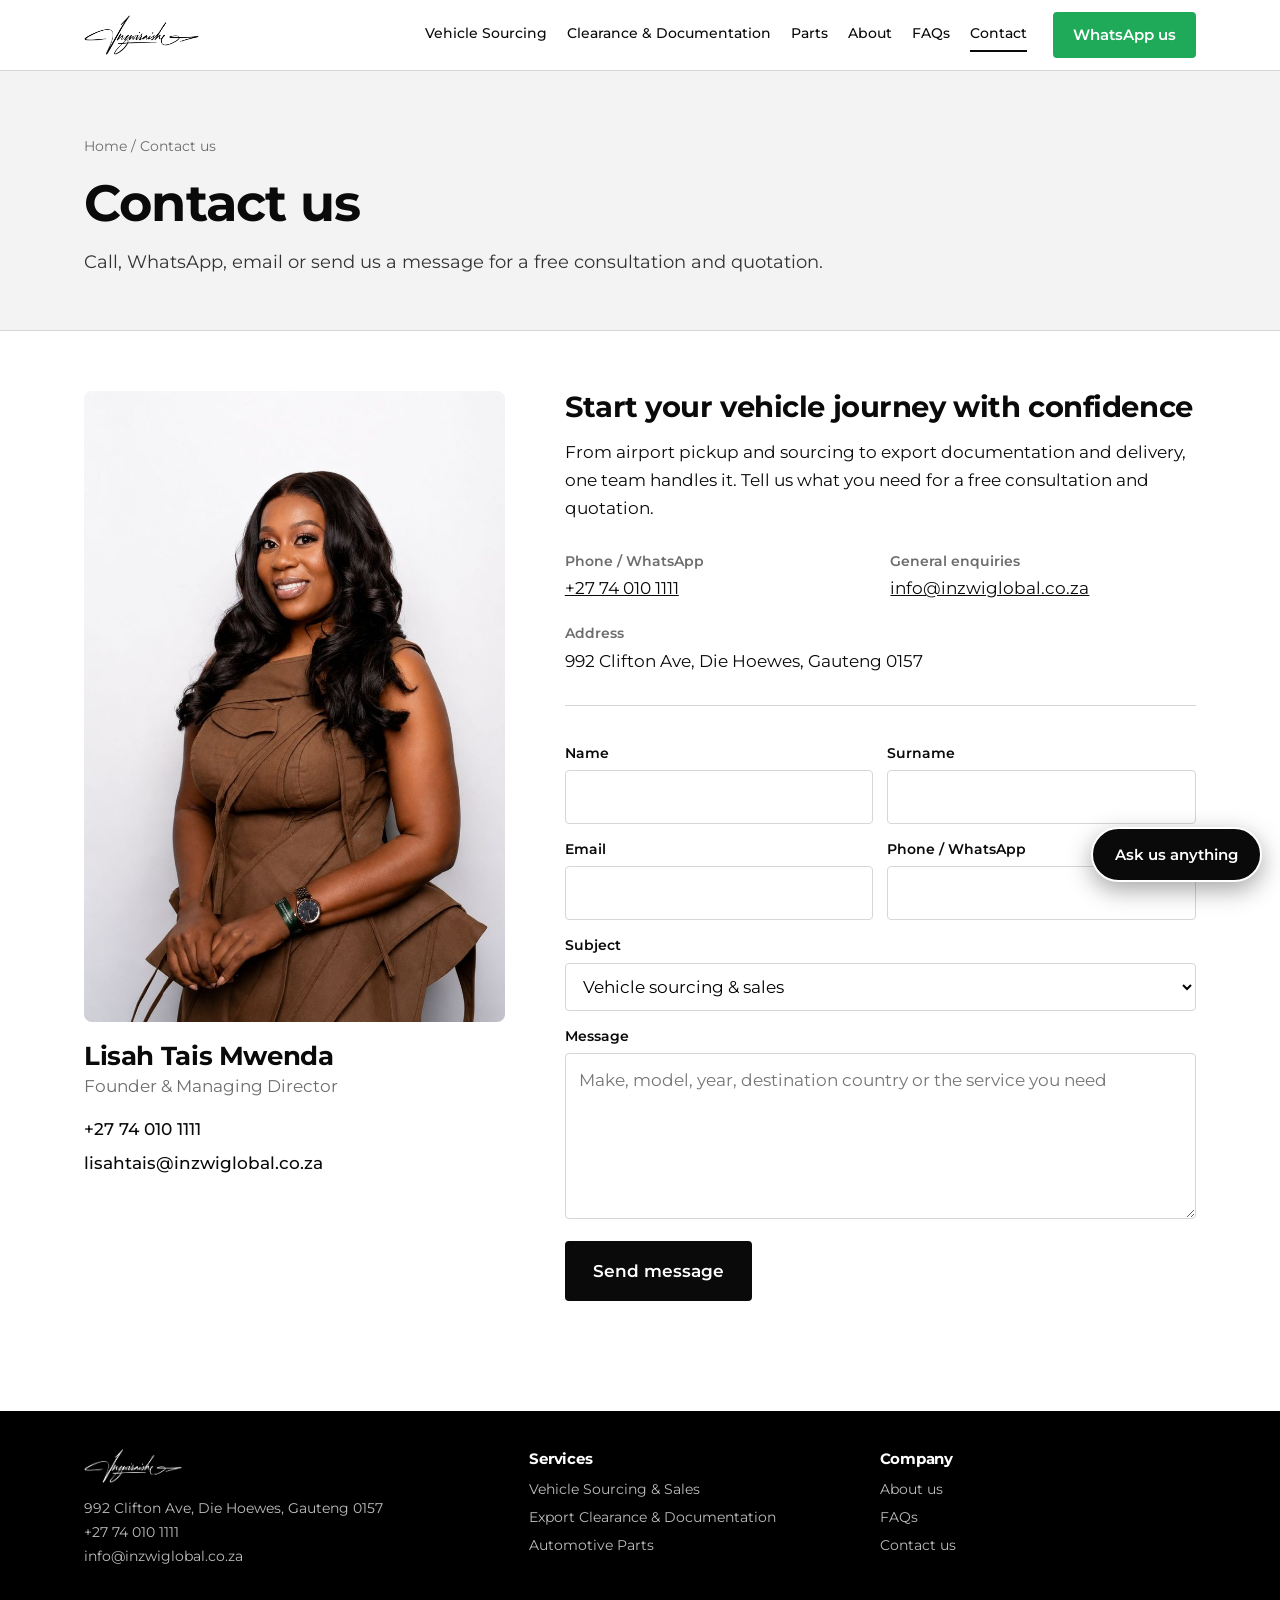
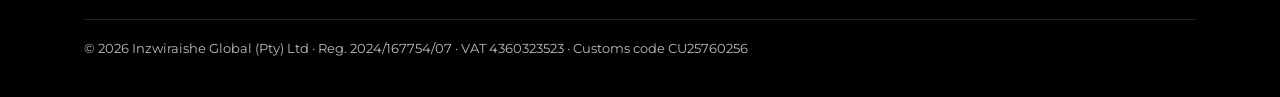
<file: contact-us/index.html>
<!DOCTYPE html>
<html lang="en" data-root="../">
<head>
<meta charset="utf-8">
<meta name="viewport" content="width=device-width, initial-scale=1">
<title>Contact Us | Inzwi Global</title>
<meta name="description" content="Contact Inzwi Global for a free consultation and quotation on vehicle sourcing, export documentation and automotive parts. Call, WhatsApp, email or use the form.">
<link rel="canonical" href="https://www.inzwiglobal.co.za/contact-us/">
<meta name="robots" content="index, follow, max-image-preview:large">
<meta name="theme-color" content="#0a0a0a">
<meta property="og:type" content="website"><meta property="og:site_name" content="Inzwi Global"><meta property="og:locale" content="en_ZA">
<meta property="og:title" content="Contact Us | Inzwi Global"><meta property="og:description" content="Contact Inzwi Global for a free consultation and quotation on vehicle sourcing, export documentation and automotive parts. Call, WhatsApp, email or use the form."><meta property="og:url" content="https://www.inzwiglobal.co.za/contact-us/">
<meta property="og:image" content="https://www.inzwiglobal.co.za/img/og.jpg"><meta property="og:image:width" content="1200"><meta property="og:image:height" content="630">
<meta name="twitter:card" content="summary_large_image"><meta name="twitter:title" content="Contact Us | Inzwi Global"><meta name="twitter:description" content="Contact Inzwi Global for a free consultation and quotation on vehicle sourcing, export documentation and automotive parts. Call, WhatsApp, email or use the form."><meta name="twitter:image" content="https://www.inzwiglobal.co.za/img/og.jpg">
<link rel="icon" href="../img/logo-dark.png">
<link rel="preconnect" href="https://fonts.googleapis.com"><link rel="preconnect" href="https://fonts.gstatic.com" crossorigin>
<link href="https://fonts.googleapis.com/css2?family=Montserrat:wght@300;400;500;600;700;800&display=swap" rel="stylesheet">
<link rel="stylesheet" href="../style.css">
<script type="application/ld+json">{"@context": "https://schema.org", "@type": "AutoDealer", "@id": "https://www.inzwiglobal.co.za/#org", "name": "Inzwiraishe Global (Pty) Ltd", "alternateName": "Inzwi Global", "url": "https://www.inzwiglobal.co.za/", "logo": "https://www.inzwiglobal.co.za/img/logo-dark.png", "image": "https://www.inzwiglobal.co.za/img/og.jpg", "description": "Registered South African vehicle exporter offering vehicle sourcing, export documentation, customs clearance support and automotive parts for clients across Africa.", "telephone": "+27740101111", "email": "info@inzwi.co.za", "address": {"@type": "PostalAddress", "streetAddress": "992 Clifton Ave, Die Hoewes", "addressRegion": "Gauteng", "postalCode": "0157", "addressCountry": "ZA"}, "founder": {"@type": "Person", "name": "Lisah Tais Mwenda", "jobTitle": "Founder & Managing Director"}, "areaServed": ["Zimbabwe", "Zambia", "Botswana", "Mozambique", "Namibia", "Malawi", "Democratic Republic of the Congo"], "taxID": "4360323523"}</script><script type="application/ld+json">{"@context": "https://schema.org", "@type": "ContactPage", "name": "Contact Inzwi Global", "url": "https://www.inzwiglobal.co.za/contact-us/"}</script><script type="application/ld+json">{"@context": "https://schema.org", "@type": "BreadcrumbList", "itemListElement": [{"@type": "ListItem", "position": 1, "name": "Home", "item": "https://www.inzwiglobal.co.za/"}, {"@type": "ListItem", "position": 2, "name": "Contact Us", "item": "https://www.inzwiglobal.co.za/contact-us/"}]}</script>
</head>
<body>
<header class="top"><div class="w"><a href="../"><img src="../img/logo-dark.png" alt="Inzwiraishe Global home" width="900" height="313"></a>
<nav id="nav" aria-label="Main"><a href="../vehicle-exports/">Vehicle Sourcing</a><a href="../vehicle-clearance-documentation/">Clearance & Documentation</a><a href="../automotive-parts/">Parts</a><a href="../about-us/">About</a><a href="../faqs/">FAQs</a><a href="../contact-us/" aria-current=page>Contact</a></nav><button id="mt" aria-expanded="false" aria-controls="nav">Menu</button>
<a class="btn wa" href="https://wa.me/27740101111" target="_blank" rel="noopener">WhatsApp us</a></div></header>
<main id="top">
<div class="ph"><div class="w"><p class="crumb"><a href="../">Home</a> / Contact us</p><h1>Contact us</h1><p class="lead">Call, WhatsApp, email or send us a message for a free consultation and quotation.</p></div></div><div class="page" style="padding-top:60px"><div class="w"><div class="contactg">
<aside class="dir"><img src="../img/lisah.jpg" alt="Lisah Tais Mwenda, Founder and Managing Director of Inzwi Global" width="799" height="1200" ><h2>Lisah Tais Mwenda</h2><p class="t">Founder &amp; Managing Director</p>
<a href="tel:+27740101111">+27 74 010 1111</a><a href="mailto:lisahtais@inzwiglobal.co.za">lisahtais@inzwiglobal.co.za</a></aside>
<div><h2 style="font-size:1.8rem">Start your vehicle journey with confidence</h2><p style="margin-bottom:28px;max-width:60ch">From airport pickup and sourcing to export documentation and delivery, one team handles it. Tell us what you need for a free consultation and quotation.</p>
<div class="info"><div><b>Phone / WhatsApp</b><a href="tel:+27740101111">+27 74 010 1111</a></div><div><b>General enquiries</b><a href="mailto:info@inzwiglobal.co.za">info@inzwiglobal.co.za</a></div><div style="grid-column:1/-1"><b>Address</b>992 Clifton Ave, Die Hoewes, Gauteng 0157</div></div>
<form id="cf"><div><label for="n">Name</label><input id="n" required></div><div><label for="s">Surname</label><input id="s" required></div>
<div><label for="e">Email</label><input id="e" type="email" required></div><div><label for="p">Phone / WhatsApp</label><input id="p" type="tel" required></div>
<div class="f"><label for="sb">Subject</label><select id="sb"><option>Vehicle sourcing & sales</option><option>Export & clearance documentation</option><option>Automotive parts</option><option>Vehicle delivery & logistics</option></select></div>
<div class="f"><label for="m">Message</label><textarea id="m" rows="5" placeholder="Make, model, year, destination country or the service you need"></textarea></div>
<input id="hp" name="_honey" tabindex="-1" autocomplete="off" style="display:none" aria-hidden="true"><div class="f"><button class="btn" type="submit">Send message</button><p id="st" role="status" style="margin-top:14px;font-weight:500"></p></div></form></div>
</div></div></div>
</main>
<footer><div class="w"><div class="fg"><div><img class="l" src="../img/logo-light.png" alt="Inzwiraishe Global" width="900" height="313"><p style="margin-top:14px">992 Clifton Ave, Die Hoewes, Gauteng 0157<br><a href="tel:+27740101111" style="display:inline">+27 74 010 1111</a><br><a href="mailto:info@inzwiglobal.co.za" style="display:inline">info@inzwiglobal.co.za</a></p></div>
<div><h3>Services</h3><a href="../vehicle-exports/">Vehicle Sourcing & Sales</a><a href="../vehicle-clearance-documentation/">Export Clearance & Documentation</a><a href="../automotive-parts/">Automotive Parts</a></div>
<div><h3>Company</h3><a href="../about-us/">About us</a><a href="../faqs/">FAQs</a><a href="../contact-us/">Contact us</a></div></div>
<p class="sm">© 2026 Inzwiraishe Global (Pty) Ltd · Reg. 2024/167754/07 · VAT 4360323523 · Customs code CU25760256</p></div></footer>
<div id="lb" role="dialog" aria-label="Vehicle photo"><img alt=""></div>
<div id="cb"><div id="cbp" role="dialog" aria-label="Chat assistant"><header>Inzwi assistant</header><div id="cbm" aria-live="polite"></div><div id="cbq"></div>
<form id="cbf"><input id="cbi" placeholder="Ask about exports, documents, parts…" aria-label="Your question" autocomplete="off"><button>Send</button></form></div>
<button id="cbt" aria-expanded="false">Ask us anything</button></div>
<script src="../app.js" defer></script>
</body>
</html>
</file>
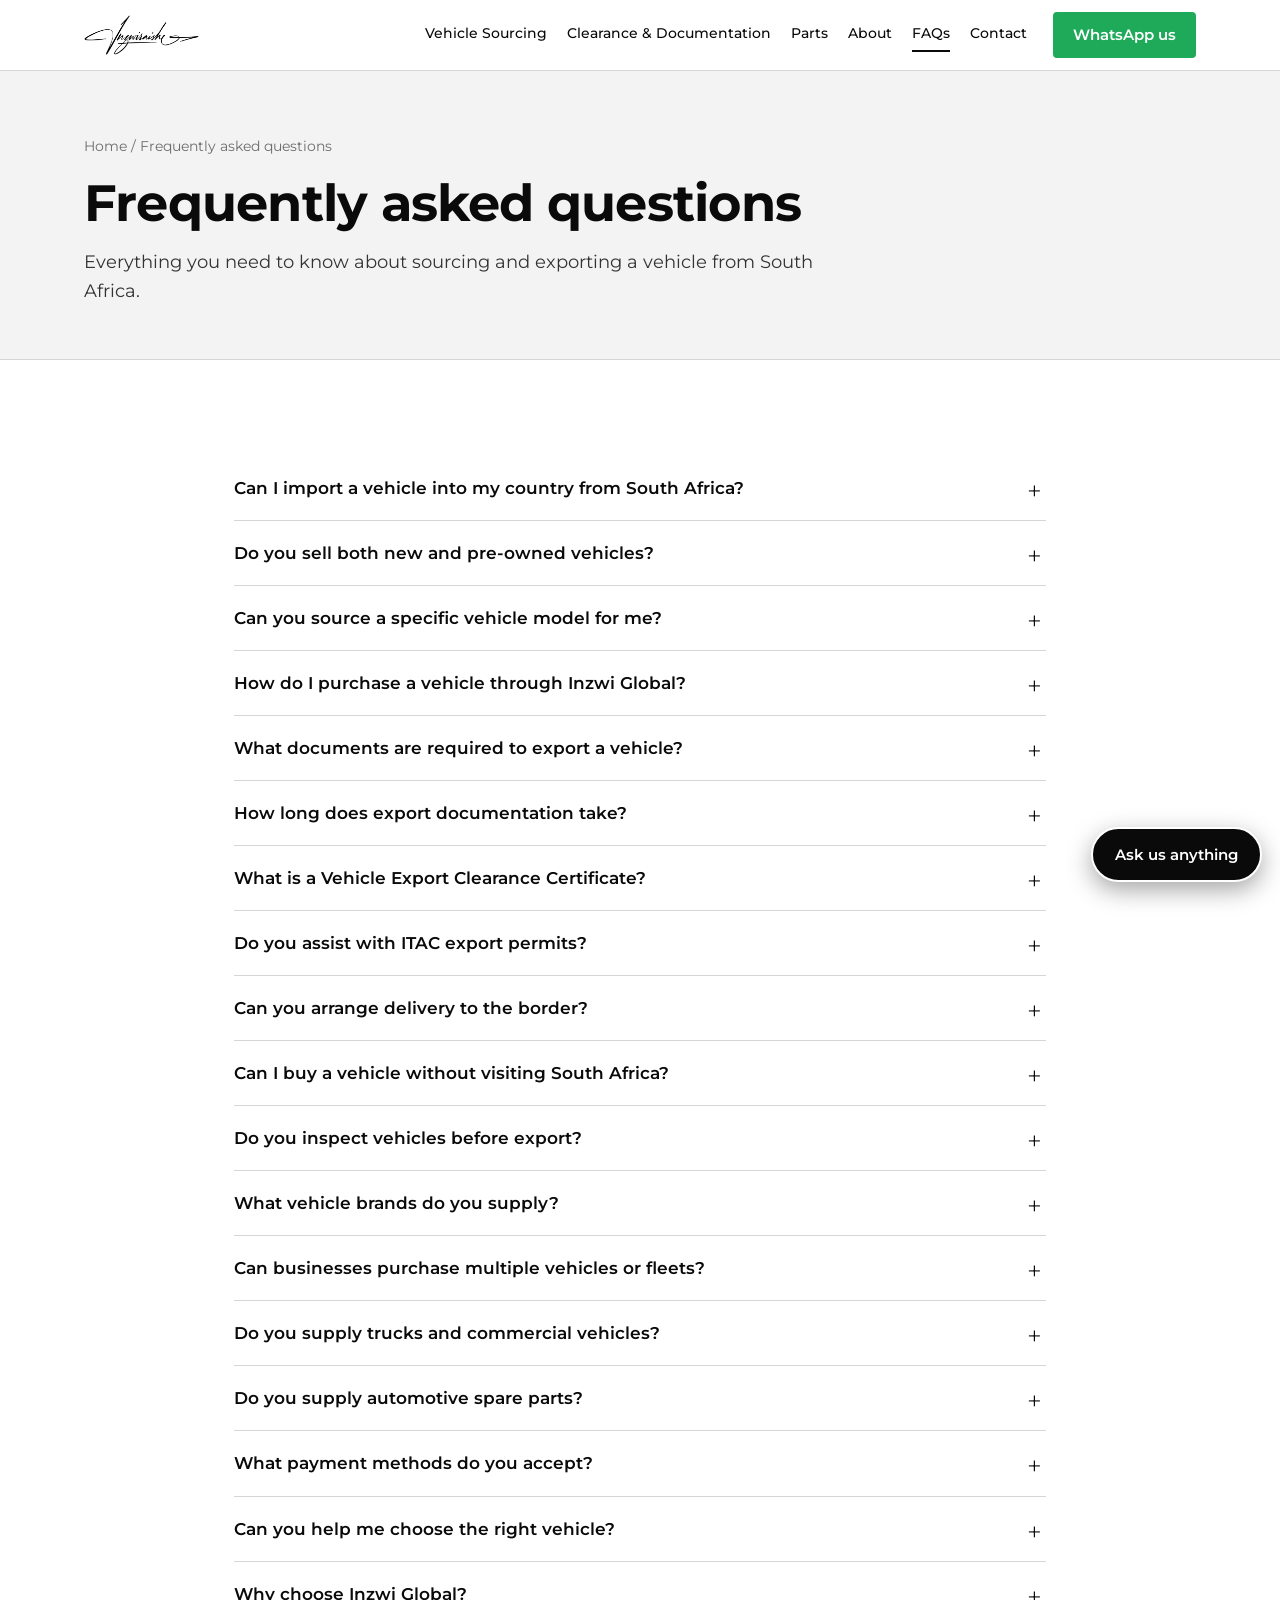
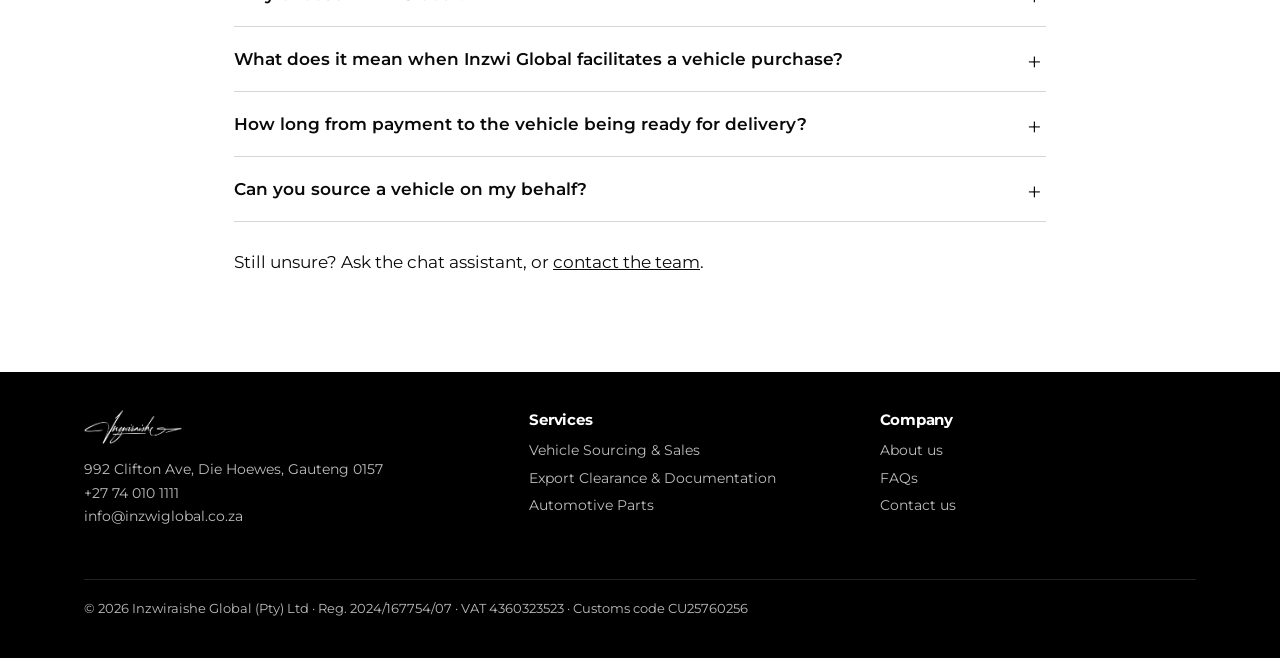
<file: faqs/index.html>
<!DOCTYPE html>
<html lang="en" data-root="../">
<head>
<meta charset="utf-8">
<meta name="viewport" content="width=device-width, initial-scale=1">
<title>FAQs: Exporting Vehicles from South Africa | Inzwi Global</title>
<meta name="description" content="Answers about exporting vehicles from South Africa: documents, timelines, ITAC permits, remote purchase, payment, brands, parts and delivery.">
<link rel="canonical" href="https://www.inzwiglobal.co.za/faqs/">
<meta name="robots" content="index, follow, max-image-preview:large">
<meta name="theme-color" content="#0a0a0a">
<meta property="og:type" content="website"><meta property="og:site_name" content="Inzwi Global"><meta property="og:locale" content="en_ZA">
<meta property="og:title" content="FAQs: Exporting Vehicles from South Africa | Inzwi Global"><meta property="og:description" content="Answers about exporting vehicles from South Africa: documents, timelines, ITAC permits, remote purchase, payment, brands, parts and delivery."><meta property="og:url" content="https://www.inzwiglobal.co.za/faqs/">
<meta property="og:image" content="https://www.inzwiglobal.co.za/img/og.jpg"><meta property="og:image:width" content="1200"><meta property="og:image:height" content="630">
<meta name="twitter:card" content="summary_large_image"><meta name="twitter:title" content="FAQs: Exporting Vehicles from South Africa | Inzwi Global"><meta name="twitter:description" content="Answers about exporting vehicles from South Africa: documents, timelines, ITAC permits, remote purchase, payment, brands, parts and delivery."><meta name="twitter:image" content="https://www.inzwiglobal.co.za/img/og.jpg">
<link rel="icon" href="../img/logo-dark.png">
<link rel="preconnect" href="https://fonts.googleapis.com"><link rel="preconnect" href="https://fonts.gstatic.com" crossorigin>
<link href="https://fonts.googleapis.com/css2?family=Montserrat:wght@300;400;500;600;700;800&display=swap" rel="stylesheet">
<link rel="stylesheet" href="../style.css">
<script type="application/ld+json">{"@context": "https://schema.org", "@type": "FAQPage", "mainEntity": [{"@type": "Question", "name": "Can I import a vehicle into my country from South Africa?", "acceptedAnswer": {"@type": "Answer", "text": "Yes. We assist customers across Africa and beyond with sourcing, export documentation and clearance, including Zimbabwe, Zambia, Botswana, Mozambique, Namibia, Malawi, the DRC and many others."}}, {"@type": "Question", "name": "Do you sell both new and pre-owned vehicles?", "acceptedAnswer": {"@type": "Answer", "text": "Yes. We source brand-new and quality pre-owned vehicles from reputable dealerships, manufacturers, fleet operators and trusted suppliers across South Africa."}}, {"@type": "Question", "name": "Can you source a specific vehicle model for me?", "acceptedAnswer": {"@type": "Answer", "text": "Absolutely. Give us the make, model, year, specification or budget and our sourcing team will search our network for the best options."}}, {"@type": "Question", "name": "How do I purchase a vehicle through Inzwi Global?", "acceptedAnswer": {"@type": "Answer", "text": "Contact us with your requirements. We source options, send quotations and vehicle details, assist with export documentation and guide you from start to finish."}}, {"@type": "Question", "name": "What documents are required to export a vehicle?", "acceptedAnswer": {"@type": "Answer", "text": "Requirements vary by destination country. Our team will guide you through the specific requirements for yours."}}, {"@type": "Question", "name": "How long does export documentation take?", "acceptedAnswer": {"@type": "Answer", "text": "Export documentation typically takes 2–5 working days."}}, {"@type": "Question", "name": "What is a Vehicle Export Clearance Certificate?", "acceptedAnswer": {"@type": "Answer", "text": "An official document required to legally export a vehicle from South Africa. It confirms the vehicle is approved for export and complies with the regulations."}}, {"@type": "Question", "name": "Do you assist with ITAC export permits?", "acceptedAnswer": {"@type": "Answer", "text": "Yes. We assist with applications and documentation for vehicle export permits and compliance requirements where applicable."}}, {"@type": "Question", "name": "Can you arrange delivery to the border?", "acceptedAnswer": {"@type": "Answer", "text": "Yes. We can assist with transport and delivery to designated border posts or export points within South Africa."}}, {"@type": "Question", "name": "Can I buy a vehicle without visiting South Africa?", "acceptedAnswer": {"@type": "Answer", "text": "Yes. Many clients buy remotely. We provide details, photographs, specifications and quotations so you can decide with confidence."}}, {"@type": "Question", "name": "Do you inspect vehicles before export?", "acceptedAnswer": {"@type": "Answer", "text": "Yes. We strive to source quality vehicles and can provide additional vehicle information and inspection details where available."}}, {"@type": "Question", "name": "What vehicle brands do you supply?", "acceptedAnswer": {"@type": "Answer", "text": "A wide range of leading brands including Toyota, Volkswagen, BMW, Nissan, Honda, Isuzu, Lexus, Haval, Hino and many more."}}, {"@type": "Question", "name": "Can businesses purchase multiple vehicles or fleets?", "acceptedAnswer": {"@type": "Answer", "text": "Yes. We work with businesses, NGOs, government departments, transport operators and fleet owners who need multiple vehicles."}}, {"@type": "Question", "name": "Do you supply trucks and commercial vehicles?", "acceptedAnswer": {"@type": "Answer", "text": "Yes. Besides passenger vehicles we source trucks, bakkies and pickups, SUVs, commercial vans, fleet vehicles and heavy-duty vehicles."}}, {"@type": "Question", "name": "Do you supply automotive spare parts?", "acceptedAnswer": {"@type": "Answer", "text": "Yes. We source quality parts and accessories for a wide range of makes and models."}}, {"@type": "Question", "name": "What payment methods do you accept?", "acceptedAnswer": {"@type": "Answer", "text": "Payment options are discussed during the quotation. We give secure payment instructions once a vehicle has been selected and approved."}}, {"@type": "Question", "name": "Can you help me choose the right vehicle?", "acceptedAnswer": {"@type": "Answer", "text": "Certainly. We recommend vehicles based on your budget, intended use, fuel economy needs, passenger capacity and destination country."}}, {"@type": "Question", "name": "Why choose Inzwi Global?", "acceptedAnswer": {"@type": "Answer", "text": "We are a registered South African vehicle exporter with professional sourcing, export documentation help, reliable support, competitive pricing, access to leading brands, parts supply and extensive industry experience."}}, {"@type": "Question", "name": "What does it mean when Inzwi Global facilitates a vehicle purchase?", "acceptedAnswer": {"@type": "Answer", "text": "If you have found a vehicle at a dealership, auction or private seller, we help negotiate the price, verify its history, inspect its condition and make sure it meets your expectations before you buy."}}, {"@type": "Question", "name": "How long from payment to the vehicle being ready for delivery?", "acceptedAnswer": {"@type": "Answer", "text": "Once payment is confirmed, vehicle preparation and documentation typically take 7–10 working days. This can vary with the vehicle, documentation and destination regulations."}}, {"@type": "Question", "name": "Can you source a vehicle on my behalf?", "acceptedAnswer": {"@type": "Answer", "text": "Yes. We find vehicles to your make, model, year, budget and specification. If you have already found one, we can inspect it and assist with purchase, export documentation and delivery."}}]}</script><script type="application/ld+json">{"@context": "https://schema.org", "@type": "BreadcrumbList", "itemListElement": [{"@type": "ListItem", "position": 1, "name": "Home", "item": "https://www.inzwiglobal.co.za/"}, {"@type": "ListItem", "position": 2, "name": "FAQs: Exporting Vehicles from South Africa", "item": "https://www.inzwiglobal.co.za/faqs/"}]}</script>
</head>
<body>
<header class="top"><div class="w"><a href="../"><img src="../img/logo-dark.png" alt="Inzwiraishe Global home" width="900" height="313"></a>
<nav id="nav" aria-label="Main"><a href="../vehicle-exports/">Vehicle Sourcing</a><a href="../vehicle-clearance-documentation/">Clearance & Documentation</a><a href="../automotive-parts/">Parts</a><a href="../about-us/">About</a><a href="../faqs/" aria-current=page>FAQs</a><a href="../contact-us/">Contact</a></nav><button id="mt" aria-expanded="false" aria-controls="nav">Menu</button>
<a class="btn wa" href="https://wa.me/27740101111" target="_blank" rel="noopener">WhatsApp us</a></div></header>
<main id="top">
<div class="ph"><div class="w"><p class="crumb"><a href="../">Home</a> / Frequently asked questions</p><h1>Frequently asked questions</h1><p class="lead">Everything you need to know about sourcing and exporting a vehicle from South Africa.</p></div></div><section><div class="w" style="max-width:860px"><details><summary>Can I import a vehicle into my country from South Africa?</summary><p>Yes. We assist customers across Africa and beyond with sourcing, export documentation and clearance, including Zimbabwe, Zambia, Botswana, Mozambique, Namibia, Malawi, the DRC and many others.</p></details><details><summary>Do you sell both new and pre-owned vehicles?</summary><p>Yes. We source brand-new and quality pre-owned vehicles from reputable dealerships, manufacturers, fleet operators and trusted suppliers across South Africa.</p></details><details><summary>Can you source a specific vehicle model for me?</summary><p>Absolutely. Give us the make, model, year, specification or budget and our sourcing team will search our network for the best options.</p></details><details><summary>How do I purchase a vehicle through Inzwi Global?</summary><p>Contact us with your requirements. We source options, send quotations and vehicle details, assist with export documentation and guide you from start to finish.</p></details><details><summary>What documents are required to export a vehicle?</summary><p>Requirements vary by destination country. Our team will guide you through the specific requirements for yours.</p></details><details><summary>How long does export documentation take?</summary><p>Export documentation typically takes 2–5 working days.</p></details><details><summary>What is a Vehicle Export Clearance Certificate?</summary><p>An official document required to legally export a vehicle from South Africa. It confirms the vehicle is approved for export and complies with the regulations.</p></details><details><summary>Do you assist with ITAC export permits?</summary><p>Yes. We assist with applications and documentation for vehicle export permits and compliance requirements where applicable.</p></details><details><summary>Can you arrange delivery to the border?</summary><p>Yes. We can assist with transport and delivery to designated border posts or export points within South Africa.</p></details><details><summary>Can I buy a vehicle without visiting South Africa?</summary><p>Yes. Many clients buy remotely. We provide details, photographs, specifications and quotations so you can decide with confidence.</p></details><details><summary>Do you inspect vehicles before export?</summary><p>Yes. We strive to source quality vehicles and can provide additional vehicle information and inspection details where available.</p></details><details><summary>What vehicle brands do you supply?</summary><p>A wide range of leading brands including Toyota, Volkswagen, BMW, Nissan, Honda, Isuzu, Lexus, Haval, Hino and many more.</p></details><details><summary>Can businesses purchase multiple vehicles or fleets?</summary><p>Yes. We work with businesses, NGOs, government departments, transport operators and fleet owners who need multiple vehicles.</p></details><details><summary>Do you supply trucks and commercial vehicles?</summary><p>Yes. Besides passenger vehicles we source trucks, bakkies and pickups, SUVs, commercial vans, fleet vehicles and heavy-duty vehicles.</p></details><details><summary>Do you supply automotive spare parts?</summary><p>Yes. We source quality parts and accessories for a wide range of makes and models.</p></details><details><summary>What payment methods do you accept?</summary><p>Payment options are discussed during the quotation. We give secure payment instructions once a vehicle has been selected and approved.</p></details><details><summary>Can you help me choose the right vehicle?</summary><p>Certainly. We recommend vehicles based on your budget, intended use, fuel economy needs, passenger capacity and destination country.</p></details><details><summary>Why choose Inzwi Global?</summary><p>We are a registered South African vehicle exporter with professional sourcing, export documentation help, reliable support, competitive pricing, access to leading brands, parts supply and extensive industry experience.</p></details><details><summary>What does it mean when Inzwi Global facilitates a vehicle purchase?</summary><p>If you have found a vehicle at a dealership, auction or private seller, we help negotiate the price, verify its history, inspect its condition and make sure it meets your expectations before you buy.</p></details><details><summary>How long from payment to the vehicle being ready for delivery?</summary><p>Once payment is confirmed, vehicle preparation and documentation typically take 7–10 working days. This can vary with the vehicle, documentation and destination regulations.</p></details><details><summary>Can you source a vehicle on my behalf?</summary><p>Yes. We find vehicles to your make, model, year, budget and specification. If you have already found one, we can inspect it and assist with purchase, export documentation and delivery.</p></details><p style="margin-top:26px">Still unsure? Ask the chat assistant, or <a href="../contact-us/">contact the team</a>.</p></div></section>
</main>
<footer><div class="w"><div class="fg"><div><img class="l" src="../img/logo-light.png" alt="Inzwiraishe Global" width="900" height="313"><p style="margin-top:14px">992 Clifton Ave, Die Hoewes, Gauteng 0157<br><a href="tel:+27740101111" style="display:inline">+27 74 010 1111</a><br><a href="mailto:info@inzwiglobal.co.za" style="display:inline">info@inzwiglobal.co.za</a></p></div>
<div><h3>Services</h3><a href="../vehicle-exports/">Vehicle Sourcing & Sales</a><a href="../vehicle-clearance-documentation/">Export Clearance & Documentation</a><a href="../automotive-parts/">Automotive Parts</a></div>
<div><h3>Company</h3><a href="../about-us/">About us</a><a href="../faqs/">FAQs</a><a href="../contact-us/">Contact us</a></div></div>
<p class="sm">© 2026 Inzwiraishe Global (Pty) Ltd · Reg. 2024/167754/07 · VAT 4360323523 · Customs code CU25760256</p></div></footer>
<div id="lb" role="dialog" aria-label="Vehicle photo"><img alt=""></div>
<div id="cb"><div id="cbp" role="dialog" aria-label="Chat assistant"><header>Inzwi assistant</header><div id="cbm" aria-live="polite"></div><div id="cbq"></div>
<form id="cbf"><input id="cbi" placeholder="Ask about exports, documents, parts…" aria-label="Your question" autocomplete="off"><button>Send</button></form></div>
<button id="cbt" aria-expanded="false">Ask us anything</button></div>
<script src="../app.js" defer></script>
</body>
</html>
</file>
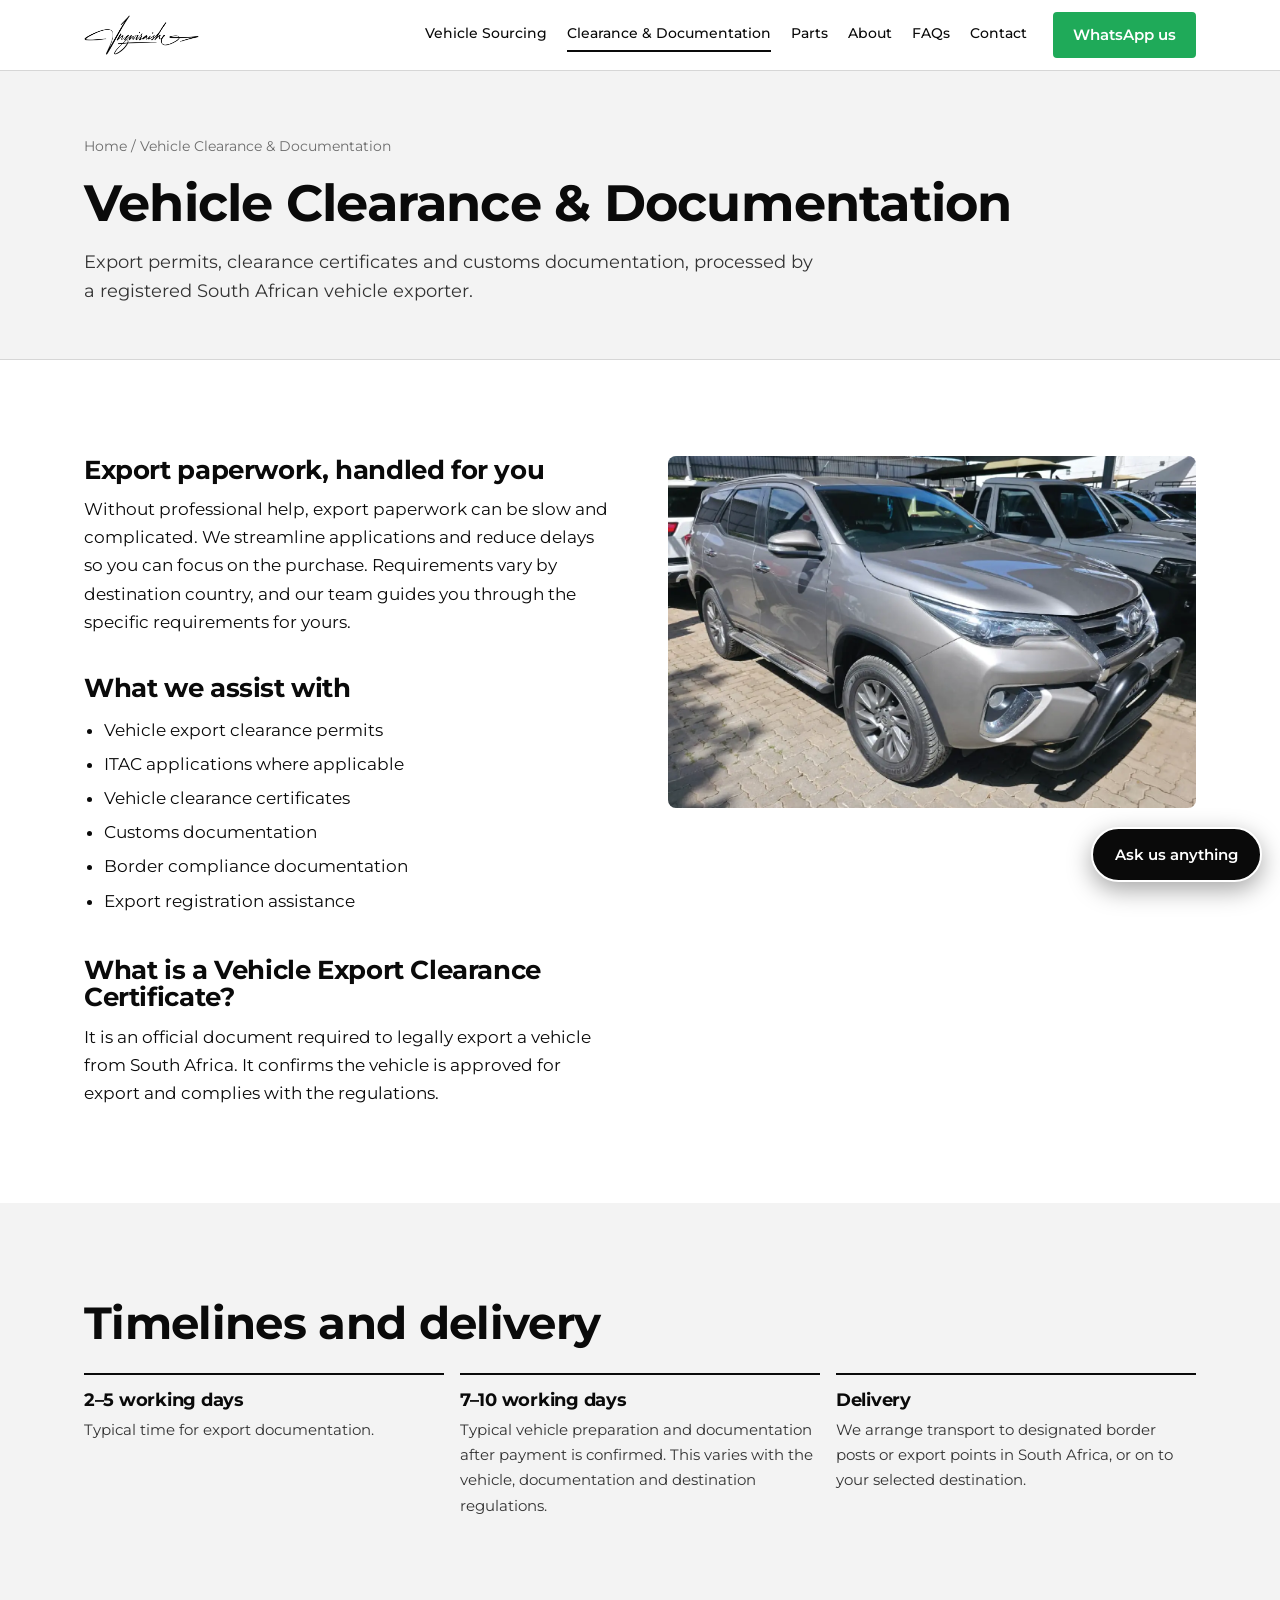
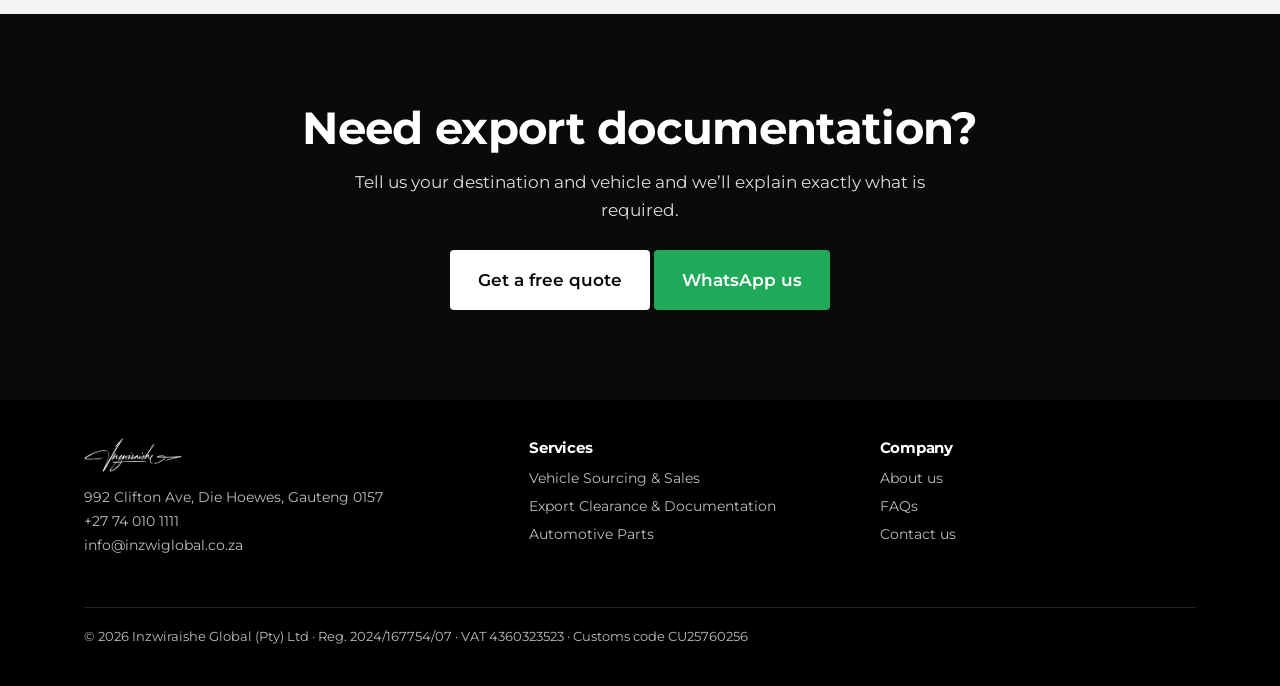
<file: vehicle-clearance-documentation/index.html>
<!DOCTYPE html>
<html lang="en" data-root="../">
<head>
<meta charset="utf-8">
<meta name="viewport" content="width=device-width, initial-scale=1">
<title>Vehicle Export Clearance &amp; Documentation | Inzwi Global</title>
<meta name="description" content="Vehicle export clearance in South Africa: export permits, ITAC applications, clearance certificates and customs documentation, usually in 2–5 working days.">
<link rel="canonical" href="https://www.inzwiglobal.co.za/vehicle-clearance-documentation/">
<meta name="robots" content="index, follow, max-image-preview:large">
<meta name="theme-color" content="#0a0a0a">
<meta property="og:type" content="website"><meta property="og:site_name" content="Inzwi Global"><meta property="og:locale" content="en_ZA">
<meta property="og:title" content="Vehicle Export Clearance &amp; Documentation | Inzwi Global"><meta property="og:description" content="Vehicle export clearance in South Africa: export permits, ITAC applications, clearance certificates and customs documentation, usually in 2–5 working days."><meta property="og:url" content="https://www.inzwiglobal.co.za/vehicle-clearance-documentation/">
<meta property="og:image" content="https://www.inzwiglobal.co.za/img/og.jpg"><meta property="og:image:width" content="1200"><meta property="og:image:height" content="630">
<meta name="twitter:card" content="summary_large_image"><meta name="twitter:title" content="Vehicle Export Clearance &amp; Documentation | Inzwi Global"><meta name="twitter:description" content="Vehicle export clearance in South Africa: export permits, ITAC applications, clearance certificates and customs documentation, usually in 2–5 working days."><meta name="twitter:image" content="https://www.inzwiglobal.co.za/img/og.jpg">
<link rel="icon" href="../img/logo-dark.png">
<link rel="preconnect" href="https://fonts.googleapis.com"><link rel="preconnect" href="https://fonts.gstatic.com" crossorigin>
<link href="https://fonts.googleapis.com/css2?family=Montserrat:wght@300;400;500;600;700;800&display=swap" rel="stylesheet">
<link rel="stylesheet" href="../style.css">
<script type="application/ld+json">{"@context": "https://schema.org", "@type": "Service", "name": "Vehicle export clearance and documentation", "description": "Vehicle export clearance in South Africa: export permits, ITAC applications, clearance certificates and customs documentation, usually in 2–5 working days.", "url": "https://www.inzwiglobal.co.za/vehicle-clearance-documentation/", "provider": {"@id": "https://www.inzwiglobal.co.za/#org"}, "areaServed": "Africa", "serviceType": "Vehicle export clearance and documentation"}</script><script type="application/ld+json">{"@context": "https://schema.org", "@type": "BreadcrumbList", "itemListElement": [{"@type": "ListItem", "position": 1, "name": "Home", "item": "https://www.inzwiglobal.co.za/"}, {"@type": "ListItem", "position": 2, "name": "Vehicle Export Clearance & Documentation", "item": "https://www.inzwiglobal.co.za/vehicle-clearance-documentation/"}]}</script>
</head>
<body>
<header class="top"><div class="w"><a href="../"><img src="../img/logo-dark.png" alt="Inzwiraishe Global home" width="900" height="313"></a>
<nav id="nav" aria-label="Main"><a href="../vehicle-exports/">Vehicle Sourcing</a><a href="../vehicle-clearance-documentation/" aria-current=page>Clearance & Documentation</a><a href="../automotive-parts/">Parts</a><a href="../about-us/">About</a><a href="../faqs/">FAQs</a><a href="../contact-us/">Contact</a></nav><button id="mt" aria-expanded="false" aria-controls="nav">Menu</button>
<a class="btn wa" href="https://wa.me/27740101111" target="_blank" rel="noopener">WhatsApp us</a></div></header>
<main id="top">
<div class="ph"><div class="w"><p class="crumb"><a href="../">Home</a> / Vehicle Clearance &amp; Documentation</p><h1>Vehicle Clearance & Documentation</h1><p class="lead">Export permits, clearance certificates and customs documentation, processed by a registered South African vehicle exporter.</p></div></div><section><div class="w two" style="align-items:start"><div class="prose"><h2>Export paperwork, handled for you</h2>
<p>Without professional help, export paperwork can be slow and complicated. We streamline applications and reduce delays so you can focus on the purchase. Requirements vary by destination country, and our team guides you through the specific requirements for yours.</p>
<h2>What we assist with</h2><ul><li>Vehicle export clearance permits</li><li>ITAC applications where applicable</li><li>Vehicle clearance certificates</li><li>Customs documentation</li><li>Border compliance documentation</li><li>Export registration assistance</li></ul>
<h2>What is a Vehicle Export Clearance Certificate?</h2><p>It is an official document required to legally export a vehicle from South Africa. It confirms the vehicle is approved for export and complies with the regulations.</p></div>
<div><img src="../img/v06.webp" alt="Toyota Fortuner prepared for export from South Africa" width="1400" height="933" ></div></div></section>
<section class="gr" id="delivery"><div class="w"><h2>Timelines and delivery</h2>
<div class="cols"><div><h3>2–5 working days</h3><p>Typical time for export documentation.</p></div><div><h3>7–10 working days</h3><p>Typical vehicle preparation and documentation after payment is confirmed. This varies with the vehicle, documentation and destination regulations.</p></div><div><h3>Delivery</h3><p>We arrange transport to designated border posts or export points in South Africa, or on to your selected destination.</p></div></div></div></section>
<section class="cta dark"><div class="w"><h2>Need export documentation?</h2><p>Tell us your destination and vehicle and we’ll explain exactly what is required.</p><a class="btn" href="../contact-us/">Get a free quote</a> <a class="btn wa" href="https://wa.me/27740101111" target="_blank" rel="noopener">WhatsApp us</a></div></section>
</main>
<footer><div class="w"><div class="fg"><div><img class="l" src="../img/logo-light.png" alt="Inzwiraishe Global" width="900" height="313"><p style="margin-top:14px">992 Clifton Ave, Die Hoewes, Gauteng 0157<br><a href="tel:+27740101111" style="display:inline">+27 74 010 1111</a><br><a href="mailto:info@inzwiglobal.co.za" style="display:inline">info@inzwiglobal.co.za</a></p></div>
<div><h3>Services</h3><a href="../vehicle-exports/">Vehicle Sourcing & Sales</a><a href="../vehicle-clearance-documentation/">Export Clearance & Documentation</a><a href="../automotive-parts/">Automotive Parts</a></div>
<div><h3>Company</h3><a href="../about-us/">About us</a><a href="../faqs/">FAQs</a><a href="../contact-us/">Contact us</a></div></div>
<p class="sm">© 2026 Inzwiraishe Global (Pty) Ltd · Reg. 2024/167754/07 · VAT 4360323523 · Customs code CU25760256</p></div></footer>
<div id="lb" role="dialog" aria-label="Vehicle photo"><img alt=""></div>
<div id="cb"><div id="cbp" role="dialog" aria-label="Chat assistant"><header>Inzwi assistant</header><div id="cbm" aria-live="polite"></div><div id="cbq"></div>
<form id="cbf"><input id="cbi" placeholder="Ask about exports, documents, parts…" aria-label="Your question" autocomplete="off"><button>Send</button></form></div>
<button id="cbt" aria-expanded="false">Ask us anything</button></div>
<script src="../app.js" defer></script>
</body>
</html>
</file>
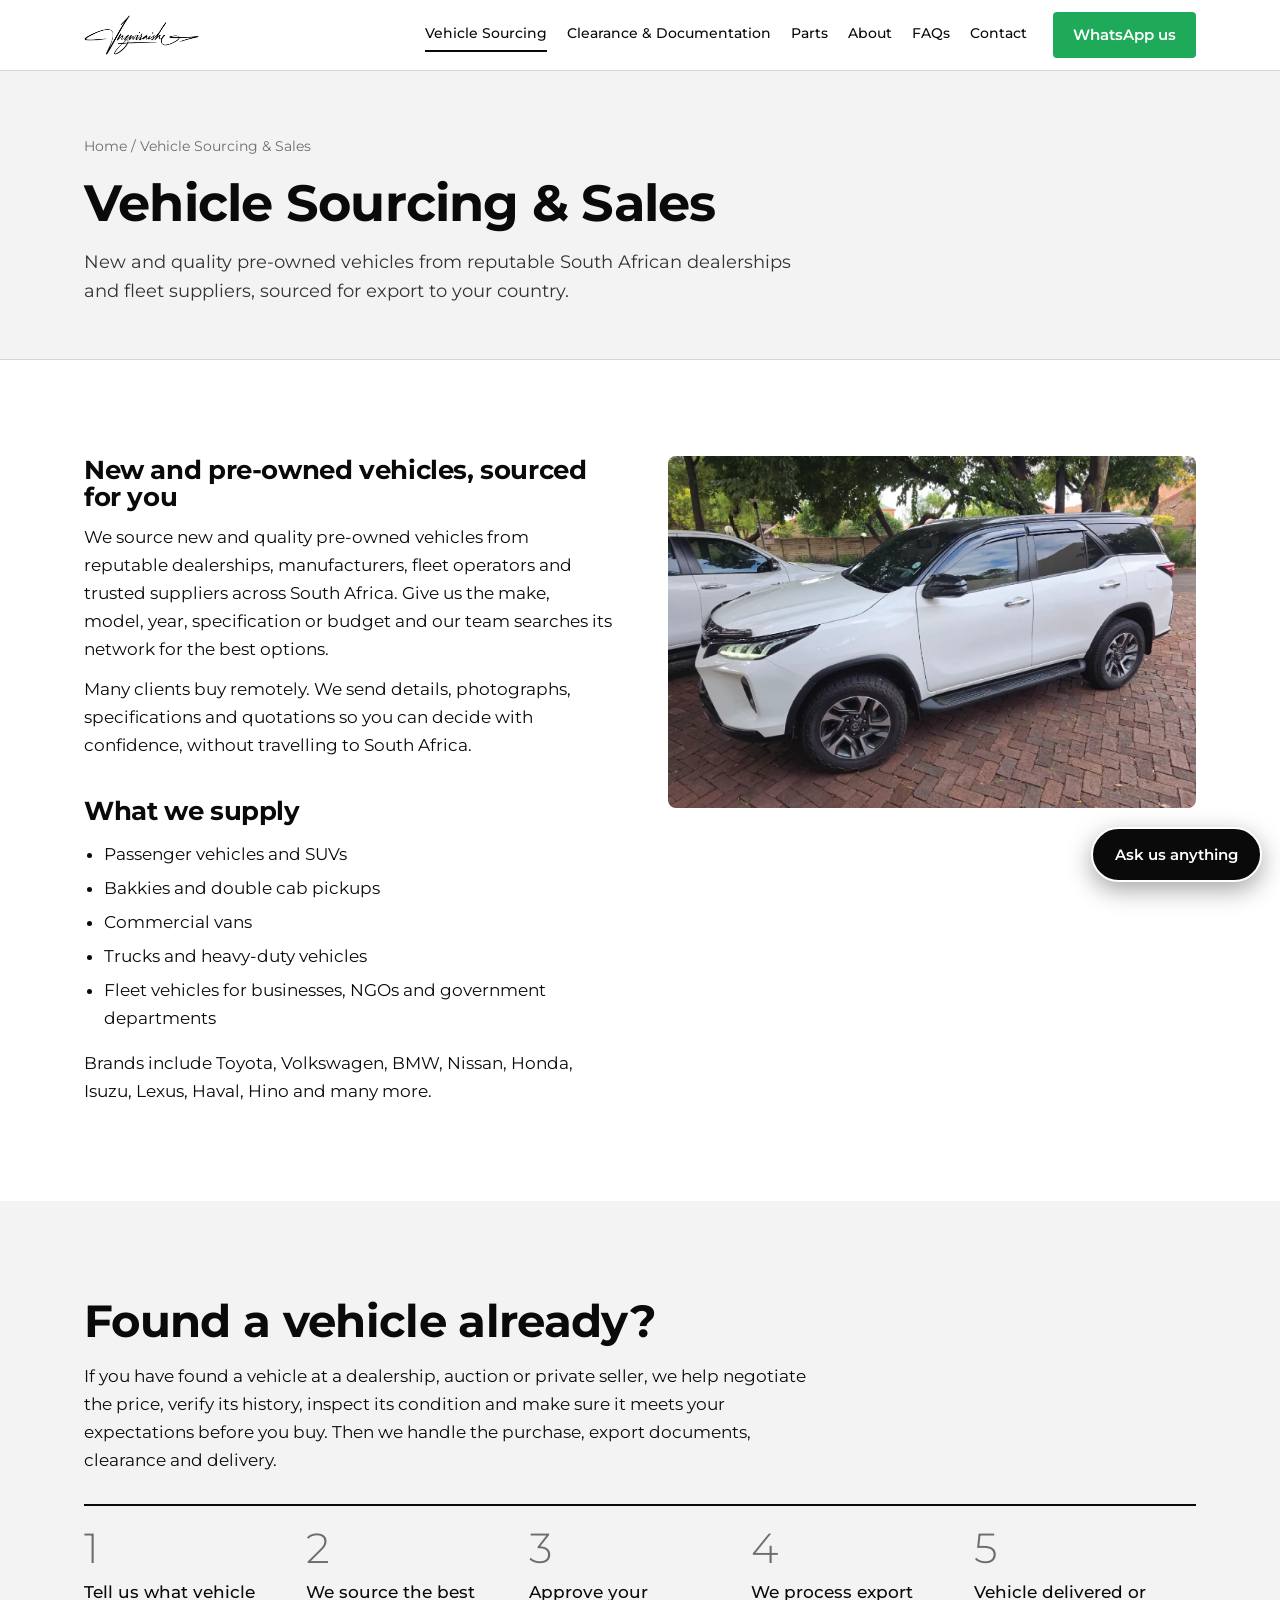
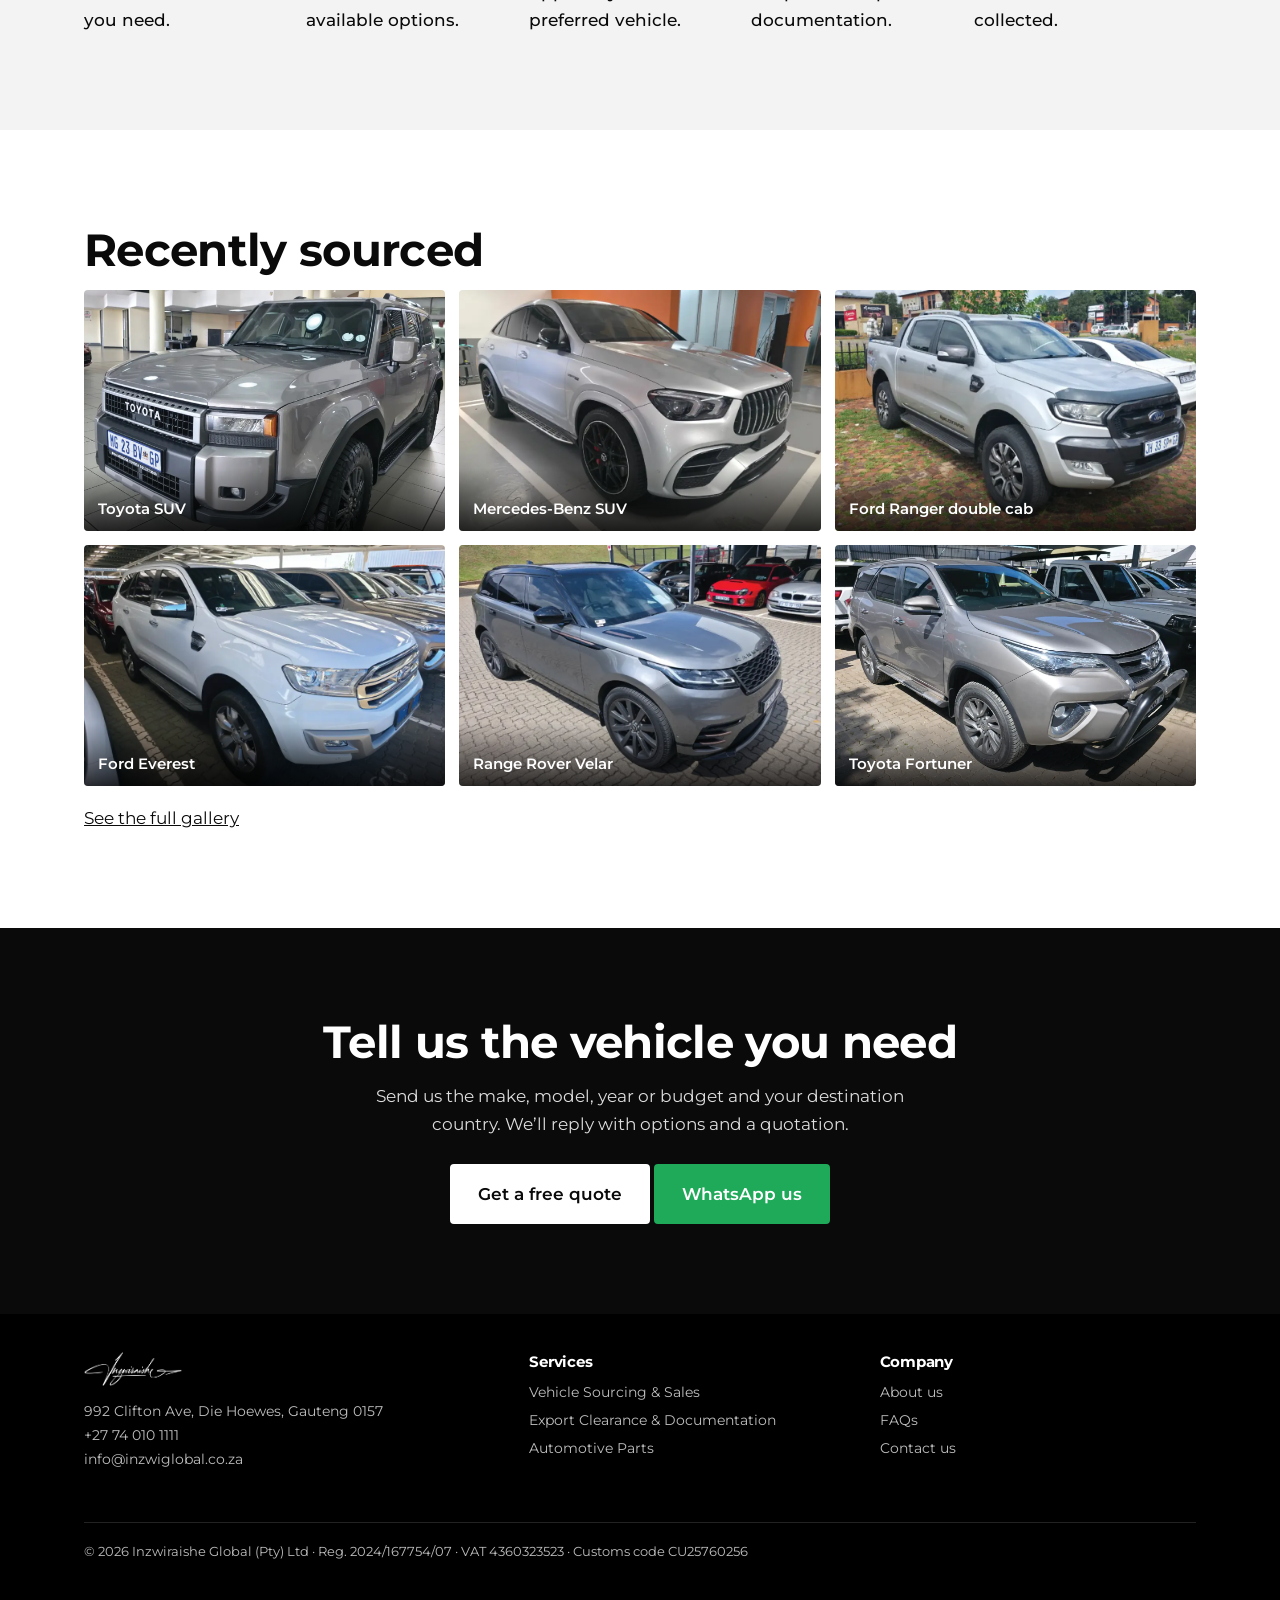
<file: vehicle-exports/index.html>
<!DOCTYPE html>
<html lang="en" data-root="../">
<head>
<meta charset="utf-8">
<meta name="viewport" content="width=device-width, initial-scale=1">
<title>Vehicle Sourcing &amp; Sales for Export | Inzwi Global</title>
<meta name="description" content="Vehicle sourcing and sales in South Africa for export. New and pre-owned SUVs, bakkies, trucks and fleets, bought remotely or in person. Request a free quote.">
<link rel="canonical" href="https://www.inzwiglobal.co.za/vehicle-exports/">
<meta name="robots" content="index, follow, max-image-preview:large">
<meta name="theme-color" content="#0a0a0a">
<meta property="og:type" content="website"><meta property="og:site_name" content="Inzwi Global"><meta property="og:locale" content="en_ZA">
<meta property="og:title" content="Vehicle Sourcing &amp; Sales for Export | Inzwi Global"><meta property="og:description" content="Vehicle sourcing and sales in South Africa for export. New and pre-owned SUVs, bakkies, trucks and fleets, bought remotely or in person. Request a free quote."><meta property="og:url" content="https://www.inzwiglobal.co.za/vehicle-exports/">
<meta property="og:image" content="https://www.inzwiglobal.co.za/img/og.jpg"><meta property="og:image:width" content="1200"><meta property="og:image:height" content="630">
<meta name="twitter:card" content="summary_large_image"><meta name="twitter:title" content="Vehicle Sourcing &amp; Sales for Export | Inzwi Global"><meta name="twitter:description" content="Vehicle sourcing and sales in South Africa for export. New and pre-owned SUVs, bakkies, trucks and fleets, bought remotely or in person. Request a free quote."><meta name="twitter:image" content="https://www.inzwiglobal.co.za/img/og.jpg">
<link rel="icon" href="../img/logo-dark.png">
<link rel="preconnect" href="https://fonts.googleapis.com"><link rel="preconnect" href="https://fonts.gstatic.com" crossorigin>
<link href="https://fonts.googleapis.com/css2?family=Montserrat:wght@300;400;500;600;700;800&display=swap" rel="stylesheet">
<link rel="stylesheet" href="../style.css">
<script type="application/ld+json">{"@context": "https://schema.org", "@type": "Service", "name": "Vehicle sourcing and sales", "description": "Vehicle sourcing and sales in South Africa for export. New and pre-owned SUVs, bakkies, trucks and fleets, bought remotely or in person. Request a free quote.", "url": "https://www.inzwiglobal.co.za/vehicle-exports/", "provider": {"@id": "https://www.inzwiglobal.co.za/#org"}, "areaServed": "Africa", "serviceType": "Vehicle sourcing and sales"}</script><script type="application/ld+json">{"@context": "https://schema.org", "@type": "BreadcrumbList", "itemListElement": [{"@type": "ListItem", "position": 1, "name": "Home", "item": "https://www.inzwiglobal.co.za/"}, {"@type": "ListItem", "position": 2, "name": "Vehicle Sourcing & Sales for Export", "item": "https://www.inzwiglobal.co.za/vehicle-exports/"}]}</script>
</head>
<body>
<header class="top"><div class="w"><a href="../"><img src="../img/logo-dark.png" alt="Inzwiraishe Global home" width="900" height="313"></a>
<nav id="nav" aria-label="Main"><a href="../vehicle-exports/" aria-current=page>Vehicle Sourcing</a><a href="../vehicle-clearance-documentation/">Clearance & Documentation</a><a href="../automotive-parts/">Parts</a><a href="../about-us/">About</a><a href="../faqs/">FAQs</a><a href="../contact-us/">Contact</a></nav><button id="mt" aria-expanded="false" aria-controls="nav">Menu</button>
<a class="btn wa" href="https://wa.me/27740101111" target="_blank" rel="noopener">WhatsApp us</a></div></header>
<main id="top">
<div class="ph"><div class="w"><p class="crumb"><a href="../">Home</a> / Vehicle Sourcing &amp; Sales</p><h1>Vehicle Sourcing & Sales</h1><p class="lead">New and quality pre-owned vehicles from reputable South African dealerships and fleet suppliers, sourced for export to your country.</p></div></div><section><div class="w two" style="align-items:start"><div class="prose"><h2>New and pre-owned vehicles, sourced for you</h2>
<p>We source new and quality pre-owned vehicles from reputable dealerships, manufacturers, fleet operators and trusted suppliers across South Africa. Give us the make, model, year, specification or budget and our team searches its network for the best options.</p>
<p>Many clients buy remotely. We send details, photographs, specifications and quotations so you can decide with confidence, without travelling to South Africa.</p>
<h2>What we supply</h2><ul><li>Passenger vehicles and SUVs</li><li>Bakkies and double cab pickups</li><li>Commercial vans</li><li>Trucks and heavy-duty vehicles</li><li>Fleet vehicles for businesses, NGOs and government departments</li></ul>
<p style="margin-top:14px">Brands include Toyota, Volkswagen, BMW, Nissan, Honda, Isuzu, Lexus, Haval, Hino and many more.</p></div>
<div><img src="../img/v08.webp" alt="Toyota Fortuner sourced by Inzwi Global for export" width="1400" height="933" ></div></div></section>
<section class="gr"><div class="w"><h2>Found a vehicle already?</h2><p style="max-width:66ch">If you have found a vehicle at a dealership, auction or private seller, we help negotiate the price, verify its history, inspect its condition and make sure it meets your expectations before you buy. Then we handle the purchase, export documents, clearance and delivery.</p>
<div class="steps"><div>Tell us what vehicle you need.</div><div>We source the best available options.</div><div>Approve your preferred vehicle.</div><div>We process export documentation.</div><div>Vehicle delivered or collected.</div></div></div></section>
<section><div class="w"><h2>Recently sourced</h2><div class="gal s"><figure data-c="suv"><img src="../img/v01.webp" alt="Toyota SUV sourced for export from South Africa" width="1400" height="933" loading=lazy ><figcaption>Toyota SUV</figcaption></figure><figure data-c="suv"><img src="../img/v02.webp" alt="Mercedes-Benz SUV sourced for export from South Africa" width="900" height="600" loading=lazy ><figcaption>Mercedes-Benz SUV</figcaption></figure><figure data-c="pick"><img src="../img/v03.webp" alt="Ford Ranger double cab sourced for export from South Africa" width="900" height="600" loading=lazy ><figcaption>Ford Ranger double cab</figcaption></figure><figure data-c="suv"><img src="../img/v04.webp" alt="Ford Everest sourced for export from South Africa" width="900" height="600" loading=lazy ><figcaption>Ford Everest</figcaption></figure><figure data-c="suv"><img src="../img/v05.webp" alt="Range Rover Velar sourced for export from South Africa" width="900" height="600" loading=lazy ><figcaption>Range Rover Velar</figcaption></figure><figure data-c="suv"><img src="../img/v06.webp" alt="Toyota Fortuner sourced for export from South Africa" width="1400" height="933" loading=lazy ><figcaption>Toyota Fortuner</figcaption></figure></div>
<p style="margin-top:18px"><a href="../#fleet">See the full gallery</a></p></div></section>
<section class="cta dark"><div class="w"><h2>Tell us the vehicle you need</h2><p>Send us the make, model, year or budget and your destination country. We’ll reply with options and a quotation.</p><a class="btn" href="../contact-us/">Get a free quote</a> <a class="btn wa" href="https://wa.me/27740101111" target="_blank" rel="noopener">WhatsApp us</a></div></section>
</main>
<footer><div class="w"><div class="fg"><div><img class="l" src="../img/logo-light.png" alt="Inzwiraishe Global" width="900" height="313"><p style="margin-top:14px">992 Clifton Ave, Die Hoewes, Gauteng 0157<br><a href="tel:+27740101111" style="display:inline">+27 74 010 1111</a><br><a href="mailto:info@inzwiglobal.co.za" style="display:inline">info@inzwiglobal.co.za</a></p></div>
<div><h3>Services</h3><a href="../vehicle-exports/">Vehicle Sourcing & Sales</a><a href="../vehicle-clearance-documentation/">Export Clearance & Documentation</a><a href="../automotive-parts/">Automotive Parts</a></div>
<div><h3>Company</h3><a href="../about-us/">About us</a><a href="../faqs/">FAQs</a><a href="../contact-us/">Contact us</a></div></div>
<p class="sm">© 2026 Inzwiraishe Global (Pty) Ltd · Reg. 2024/167754/07 · VAT 4360323523 · Customs code CU25760256</p></div></footer>
<div id="lb" role="dialog" aria-label="Vehicle photo"><img alt=""></div>
<div id="cb"><div id="cbp" role="dialog" aria-label="Chat assistant"><header>Inzwi assistant</header><div id="cbm" aria-live="polite"></div><div id="cbq"></div>
<form id="cbf"><input id="cbi" placeholder="Ask about exports, documents, parts…" aria-label="Your question" autocomplete="off"><button>Send</button></form></div>
<button id="cbt" aria-expanded="false">Ask us anything</button></div>
<script src="../app.js" defer></script>
</body>
</html>
</file>
<file: style.css>
:root{--ink:#0a0a0a;--g1:#f3f3f3;--g2:#d6d6d6;--g3:#6d6d6d;--paper:#fff;--r:4px}
*{box-sizing:border-box;margin:0}
html{scroll-behavior:smooth;scroll-padding-top:76px}
body{font-family:Montserrat,system-ui,sans-serif;color:var(--ink);background:var(--paper);line-height:1.65;font-size:17px}
img,video{max-width:100%;display:block}a{color:inherit}
:focus-visible{outline:3px solid var(--ink);outline-offset:3px}
.hero :focus-visible,.dark :focus-visible,footer :focus-visible{outline-color:#fff}
.w{max-width:1160px;margin:0 auto;padding:0 24px}
h1,h2,h3{line-height:1.08;letter-spacing:-.015em}
h1{font-size:clamp(2.1rem,4.6vw,3.6rem);font-weight:700}
h2{font-size:clamp(1.9rem,3.6vw,2.8rem);font-weight:700;margin-bottom:16px}
h3{font-size:1.1rem;font-weight:700;line-height:1.25}
p+p{margin-top:12px}section{padding:96px 0}
.btn{display:inline-block;background:var(--ink);color:#fff;font:inherit;font-weight:600;padding:14px 26px;border-radius:var(--r);text-decoration:none;border:2px solid var(--ink);cursor:pointer;transition:background .2s,color .2s}
.btn:hover{background:#fff;color:var(--ink)}
.btn.o{background:none;color:var(--ink)}.btn.o:hover{background:var(--ink);color:#fff}
.hero .btn,.dark .btn{background:#fff;color:var(--ink);border-color:#fff}.hero .btn:hover,.dark .btn:hover{background:none;color:#fff}
.hero .btn.o,.dark .btn.o{background:none;color:#fff}.hero .btn.o:hover,.dark .btn.o:hover{background:#fff;color:var(--ink)}
header.top{position:sticky;top:0;z-index:20;background:rgba(255,255,255,.96);border-bottom:1px solid var(--g2)}
header.top .w{display:flex;align-items:center;gap:26px;height:70px}header.top img{height:40px}
nav{display:flex;gap:24px;margin-left:auto;font-weight:500;font-size:.95rem}
nav a{text-decoration:none;padding:4px 0;border-bottom:2px solid transparent}nav a:hover,nav a[aria-current]{border-color:var(--ink)}
header.top .btn{padding:9px 18px;font-size:.92rem}
.hero{position:relative;color:#fff;background:#000;overflow:hidden;min-height:min(92vh,820px);display:flex;flex-direction:column}
.hero video{position:absolute;inset:0;width:100%;height:100%;object-fit:cover}
.hero:before{content:"";position:absolute;inset:0;background:linear-gradient(90deg,rgba(0,0,0,.82),rgba(0,0,0,.35) 70%),linear-gradient(0deg,rgba(0,0,0,.7),transparent 40%);z-index:1}
.hero .w{position:relative;z-index:2;flex:1;display:grid;grid-template-columns:1.1fr .9fr;gap:50px;align-items:center;padding-top:44px;padding-bottom:28px}
.hero p.lead{font-size:1.12rem;max-width:34em;margin:22px 0 30px;color:#e4e4e4}
.hero h1,.plan{animation:in .9s both}.plan{animation-delay:.15s}
@keyframes in{from{opacity:0;transform:translateY(18px)}}
.hero .w.flags{position:relative;z-index:2;padding:0 24px 26px;width:100%}.flags img{height:42px;width:auto;max-width:100%}
.flags p{font-size:.85rem;color:#cfcfcf;margin-bottom:8px}
.plan{background:#fff;color:var(--ink);border-radius:8px;padding:20px 22px}
.plan h2{font-size:1.35rem;margin-bottom:4px}.plan .sub{display:none}.plan h2{margin-bottom:12px}
.plan fieldset{border:0;padding:0;margin:0 0 10px}.plan legend{font-weight:600;font-size:.88rem;margin-bottom:7px}
.chips{display:flex;flex-wrap:wrap;gap:7px}
.chips button{font:inherit;font-size:.84rem;padding:4px 11px;border:1.5px solid var(--g2);background:#fff;border-radius:99px;cursor:pointer}
.chips button[aria-pressed=true]{background:var(--ink);border-color:var(--ink);color:#fff}
.route{list-style:none;padding:0;margin:6px 0 18px 6px;border-left:2px solid var(--g2)}
.route li{padding:0 0 10px 18px;position:relative;font-size:.86rem;line-height:1.35}.route li span{display:none}
.route li:before{content:"";position:absolute;left:-7px;top:5px;width:12px;height:12px;border-radius:50%;background:#fff;border:3px solid var(--ink)}
.route b{display:block;font-weight:600}.hero .plan .btn{display:block;text-align:center;background:var(--ink);color:#fff;border-color:var(--ink)}.hero .plan .btn:hover{background:#fff;color:var(--ink)}
.btn.wa,.hero .btn.wa,.hero .plan .btn.wa,.dark .btn.wa{background:#1faa59;color:#fff;border-color:#1faa59}.btn.wa:hover,.hero .btn.wa:hover,.hero .plan .btn.wa:hover,.dark .btn.wa:hover{background:#178a47;color:#fff;border-color:#178a47}
.band{border-bottom:1px solid var(--g2);padding:18px 0;font-size:.92rem;font-weight:500}
.band .w{display:flex;gap:12px 36px;flex-wrap:wrap;justify-content:space-between}
.grid4{display:grid;grid-template-columns:repeat(4,1fr);border-top:2px solid var(--ink);margin-top:30px}
.grid4>div{padding:24px 24px 26px 0;border-right:1px solid var(--g2)}.grid4>div+div{padding-left:24px}.grid4>div:last-child{border:0}
.grid4 p{font-size:.95rem;margin-top:8px;color:#333}
.loop{background:#000;margin-top:40px;border-radius:8px;overflow:hidden}.loop video{width:100%;max-height:520px;object-fit:contain;margin:0 auto}
.ben{display:grid;grid-template-columns:repeat(4,1fr);gap:12px;margin-top:40px}
.ben div{border:1px solid var(--g2);padding:16px 18px;font-weight:600;font-size:.94rem}
.dark{background:var(--ink);color:#fff}
.concierge{margin-top:40px;padding:42px;border-radius:8px}.concierge h3{font-size:1.6rem;margin-bottom:10px}.concierge p{max-width:60ch;color:#e0e0e0}.concierge em{color:#fff;font-weight:600}
.gr{background:var(--g1)}
.filters{display:flex;gap:8px;flex-wrap:wrap;margin:20px 0 24px}
.filters button{font:inherit;font-weight:600;padding:9px 18px;border:2px solid var(--ink);background:#fff;cursor:pointer;border-radius:var(--r)}
.filters button[aria-pressed=true]{background:var(--ink);color:#fff}
.gal{display:grid;grid-template-columns:repeat(3,1fr);gap:14px}
.gal figure{position:relative;overflow:hidden;border-radius:var(--r);background:var(--g2);aspect-ratio:3/2;cursor:zoom-in}
.gal img{width:100%;height:100%;object-fit:cover;transition:transform .5s}.gal figure:hover img{transform:scale(1.04)}
.gal figcaption{position:absolute;left:0;bottom:0;right:0;padding:28px 14px 10px;color:#fff;font-weight:600;font-size:.95rem;background:linear-gradient(transparent,rgba(0,0,0,.78))}
.gal [hidden]{display:none}
#lb{position:fixed;inset:0;background:rgba(0,0,0,.9);display:none;place-items:center;z-index:50;padding:20px;cursor:zoom-out}#lb.on{display:grid}#lb img{max-height:90vh;border-radius:var(--r)}
.steps{display:grid;grid-template-columns:repeat(5,1fr);gap:0;counter-reset:s;margin-top:30px;border-top:2px solid var(--ink)}
.steps div{counter-increment:s;padding:22px 20px 0 0;font-weight:500}
.steps div:before{content:counter(s);display:block;font-size:2.6rem;font-weight:300;color:var(--g3);line-height:1;margin-bottom:8px}
.two{display:grid;grid-template-columns:1fr 1fr;gap:56px;align-items:center}
ul.tick{list-style:none;padding:0;margin-top:14px}
ul.tick li{padding:9px 0 9px 30px;position:relative;border-bottom:1px solid var(--g2)}
ul.tick li:before{content:"";position:absolute;left:3px;top:16px;width:12px;height:7px;border-left:2px solid var(--ink);border-bottom:2px solid var(--ink);transform:rotate(-45deg)}
.two img{border-radius:8px}
.parts{display:flex;flex-wrap:wrap;gap:10px;margin:22px 0 28px}.parts span{border:1.5px solid var(--ink);padding:9px 18px;border-radius:99px;font-weight:500}
.vals{display:grid;grid-template-columns:repeat(5,1fr);gap:16px;margin-top:34px}
.vals div{border-top:2px solid var(--ink);padding-top:12px}.vals b{display:block}.vals span{font-size:.9rem;color:#444}
.reg{font-size:.9rem;margin-top:28px;color:var(--g3)}
details{border-bottom:1px solid var(--g2)}
summary{cursor:pointer;font-weight:600;padding:18px 32px 18px 0;list-style:none;position:relative}
summary::-webkit-details-marker{display:none}summary:after{content:"+";position:absolute;right:4px;top:14px;font-size:1.6rem;font-weight:300}
details[open] summary:after{content:"–"}details p{padding:0 0 18px;max-width:62ch;color:#333}
.cta{text-align:center;padding:90px 0}.cta p{max-width:52ch;margin:0 auto 26px;color:#ddd}
.page{padding:70px 0 96px}.page h1{font-size:clamp(2.2rem,5vw,3.6rem);margin-bottom:46px}
.contactg{display:grid;grid-template-columns:.8fr 1.2fr;gap:60px;align-items:start}
.dir img{width:100%;border-radius:8px;background:var(--g1);aspect-ratio:2/3;object-fit:cover}
.dir h2{font-size:1.6rem;margin:20px 0 2px}.dir .t{color:var(--g3);margin-bottom:12px}
.dir a{display:block;text-decoration:none;font-weight:500;padding:3px 0}.dir a:hover{text-decoration:underline}
.info{display:grid;grid-template-columns:1fr 1fr;gap:20px;margin:0 0 36px;padding-bottom:30px;border-bottom:1px solid var(--g2)}
.info b{display:block;font-size:.85rem;color:var(--g3);font-weight:600;margin-bottom:2px}
form{display:grid;grid-template-columns:1fr 1fr;gap:14px}form .f{grid-column:1/-1}
label{font-weight:600;font-size:.88rem;display:block;margin-bottom:5px}
input,textarea,select{width:100%;font:inherit;padding:12px 13px;border:1.5px solid var(--g2);border-radius:var(--r);background:#fff}
input:focus,textarea:focus,select:focus{border-color:var(--ink);outline:0}
footer{background:#000;color:#bdbdbd;padding:38px 0;font-size:.9rem}
footer .w{display:flex;gap:24px;align-items:center;justify-content:space-between;flex-wrap:wrap}footer img.l{height:34px}footer img.fl{height:22px}
#cb{position:fixed;right:18px;bottom:18px;z-index:30;font-size:.95rem}
#cbt{background:var(--ink);color:#fff;border:2px solid #fff;border-radius:99px;padding:13px 22px;font:inherit;font-weight:600;cursor:pointer;box-shadow:0 8px 24px rgba(0,0,0,.35)}
#cbp{display:none;width:min(370px,calc(100vw - 36px));height:min(520px,70vh);background:#fff;border-radius:12px;box-shadow:0 20px 50px rgba(0,0,0,.4);flex-direction:column;overflow:hidden;margin-bottom:10px}#cbp.on{display:flex}
#cbp header{background:var(--ink);color:#fff;padding:14px 16px;font-weight:700}
#cbm{flex:1;overflow:auto;padding:14px;display:flex;flex-direction:column;gap:9px;background:var(--g1)}
.m{max-width:86%;padding:9px 13px;border-radius:12px;background:#fff;border:1px solid var(--g2);align-self:flex-start}
.m.u{background:var(--ink);color:#fff;border-color:var(--ink);align-self:flex-end}.m a{font-weight:700}
#cbq{padding:8px 12px;display:flex;gap:6px;flex-wrap:wrap;border-top:1px solid var(--g2)}
#cbq button{font:inherit;font-size:.82rem;border:1.5px solid var(--ink);background:#fff;border-radius:99px;padding:5px 11px;cursor:pointer}
#cbf{display:flex;border-top:1px solid var(--g2)}#cbf input{border:0;border-radius:0}#cbf button{border:0;background:var(--ink);color:#fff;font-weight:600;padding:0 18px;cursor:pointer}
@media(max-width:900px){.hero .w,.two,.contactg{grid-template-columns:1fr}.grid4,.steps,.vals,.ben,.gal{grid-template-columns:1fr 1fr}nav{display:none}header.top .btn{margin-left:auto}section{padding:64px 0}.grid4>div{border:0;padding:18px 0!important;border-bottom:1px solid var(--g2)}.dir img{max-width:340px}.concierge{padding:28px}}
@media(max-width:560px){.gal,form,.ben,.grid4,.steps,.vals,.info{grid-template-columns:1fr}}
@media(prefers-reduced-motion:reduce){*{transition:none!important;animation:none!important;scroll-behavior:auto!important}}
/* v3 additions */
nav{gap:20px;font-size:.88rem}
#mt{display:none;margin-left:auto;font:inherit;font-weight:600;background:none;border:2px solid var(--ink);border-radius:var(--r);padding:8px 14px;cursor:pointer}
.crumb{font-size:.85rem;color:var(--g3);margin-bottom:18px}.crumb a{text-decoration:none}.crumb a:hover{text-decoration:underline}
.ph{background:var(--g1);padding:64px 0 54px;border-bottom:1px solid var(--g2)}.ph p.lead{font-size:1.1rem;max-width:62ch;margin-top:16px;color:#333}
.ph h1{font-size:clamp(2rem,4.2vw,3.2rem)}
.cards{display:grid;grid-template-columns:repeat(4,1fr);gap:16px;margin-top:30px}
.cards a{display:block;text-decoration:none;border:1px solid var(--g2);border-radius:8px;padding:24px;transition:border-color .2s,transform .2s}
.cards a:hover{border-color:var(--ink);transform:translateY(-3px)}.cards p{font-size:.93rem;margin:8px 0 14px;color:#333}.cards span{font-weight:600;font-size:.9rem;border-bottom:2px solid var(--ink)}
.cols{display:grid;grid-template-columns:repeat(3,1fr);gap:16px;margin-top:26px}.cols div{border-top:2px solid var(--ink);padding-top:14px}.cols p{font-size:.95rem;margin-top:6px;color:#333}
.gal.s figure{cursor:default}
.prose{max-width:70ch}.prose h2{font-size:1.6rem;margin:38px 0 12px}.prose h2:first-child{margin-top:0}.prose ul{padding-left:20px;margin-top:10px}.prose li{padding:3px 0}
footer .fg{display:grid;grid-template-columns:1.3fr 1fr 1fr;gap:34px;align-items:start;width:100%}footer a{text-decoration:none;display:block;padding:2px 0}footer a:hover{color:#fff;text-decoration:underline}footer h3{color:#fff;font-size:.95rem;margin-bottom:8px}footer .sm{margin-top:26px;font-size:.82rem;width:100%;border-top:1px solid #222;padding-top:18px}
@media(max-width:980px){nav{display:none;position:absolute;top:70px;left:0;right:0;background:#fff;flex-direction:column;gap:0;padding:8px 24px 16px;border-bottom:1px solid var(--g2);margin:0}nav.open{display:flex}nav a{padding:12px 0;border-bottom:1px solid var(--g1)}#mt{display:block}header.top .btn{margin-left:0}.cards,.cols{grid-template-columns:1fr 1fr}footer .fg{grid-template-columns:1fr}}
@media(max-width:560px){.cards,.cols{grid-template-columns:1fr}}
img{height:auto}
header.top img,footer img.l{width:auto}
.gal img{height:100%}
.dir img{height:auto}
</file>
